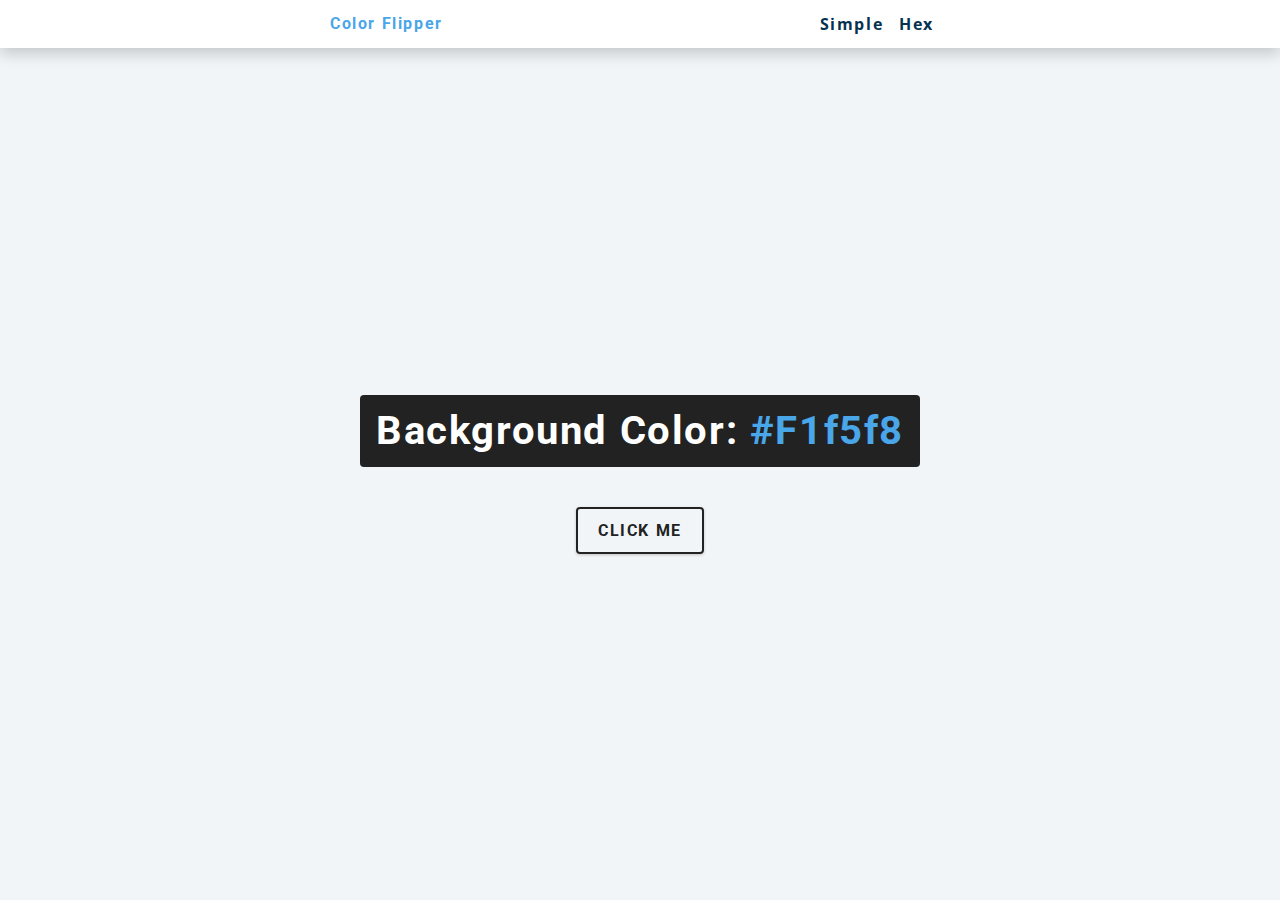
<file: index.html>
<!DOCTYPE html>
<html lang="en">
  <head>
    <meta charset="UTF-8" />
    <meta name="viewport" content="width=device-width, initial-scale=1.0" />
    <title>Color Flipper || Simple</title>

    <!-- styles -->
    <link rel="stylesheet" href="styles.css" />
  </head>
  <body>
    <nav>
      <div class="nav-center">
        <h4>color flipper</h4>
        <ul class="nav-links">
          <li><a href="index.html">simple</a></li>
          <li><a href="hex.html">hex</a></li>
        </ul>
      </div>
    </nav>
    <main>
      <div class="container">
        <h2>background color: 
          <span class="color">
            #f1f5f8
          </span>
        </h2>
        <button class="btn btn-hero" id="btn">click me</button>
      </div>
    </main>


    <!-- javascript -->
    <script src="app.js"></script>
  </body>
</html>
</file>
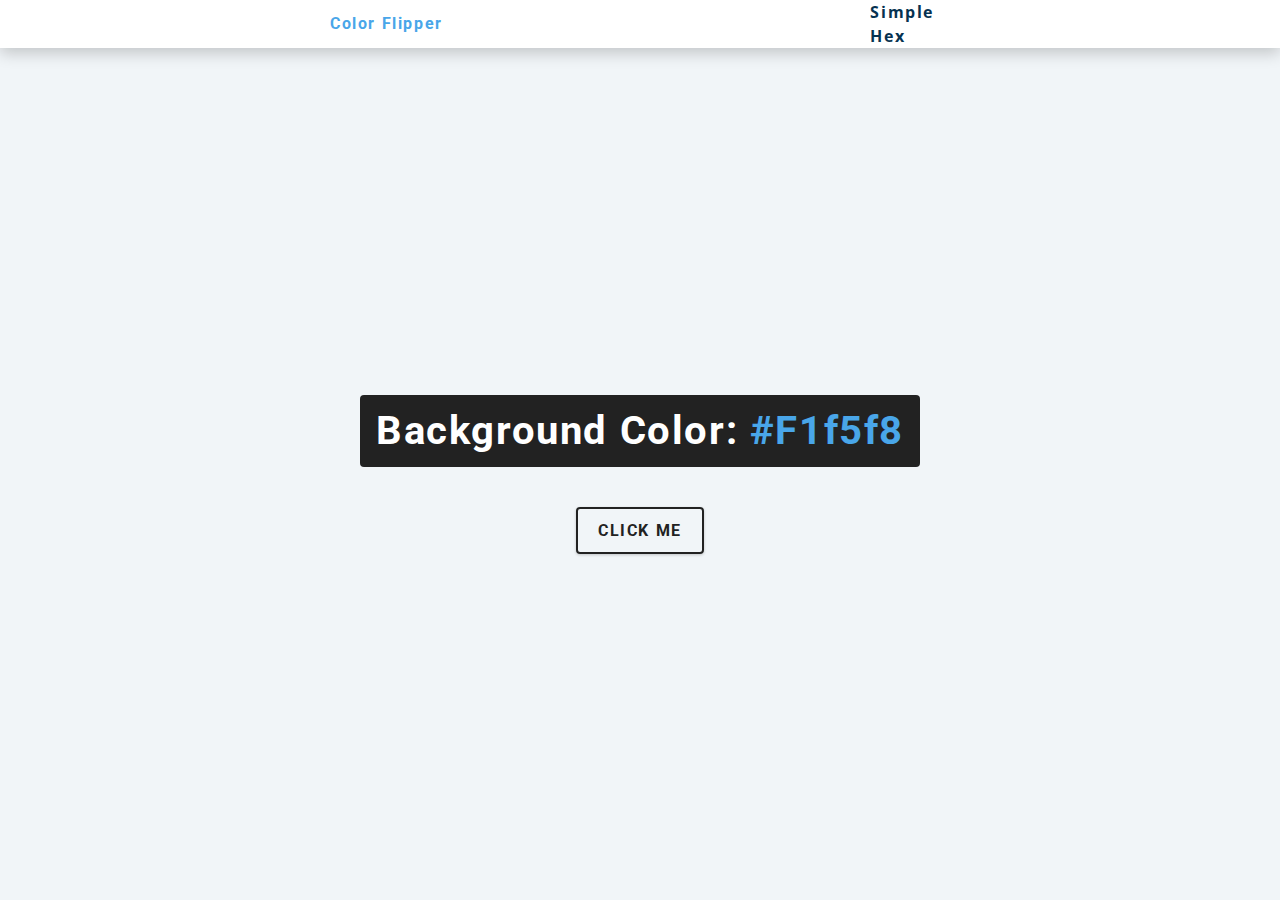
<file: Color Flipper/index.html>
<!DOCTYPE html>
<html lang="en">
  <head>
    <meta charset="UTF-8" />
    <meta name="viewport" content="width=device-width, initial-scale=1.0" />
    <title>Color Flipper || Simple</title>

    <!-- styles -->
    <link rel="stylesheet" href="styles.css" />
  </head>
  <body>
    <nav>
      <div class="nav-center">
        <h4>color flipper</h4>
        <ul>
          <li><a href="index.html">simple</a></li>
          <li><a href="hex.html">hex</a></li>
        </ul>
      </div> 
    </nav>
    <main>
      <div class="container">
        <h2>background color: <span class="color">#f1f5f8</span></h2>
        <button class="btn btn-hero" id="btn">click me</button>
      </div>
    </main>


    <!-- javascript -->
    <script src="app.js"></script>
  </body>
</html>
</file>
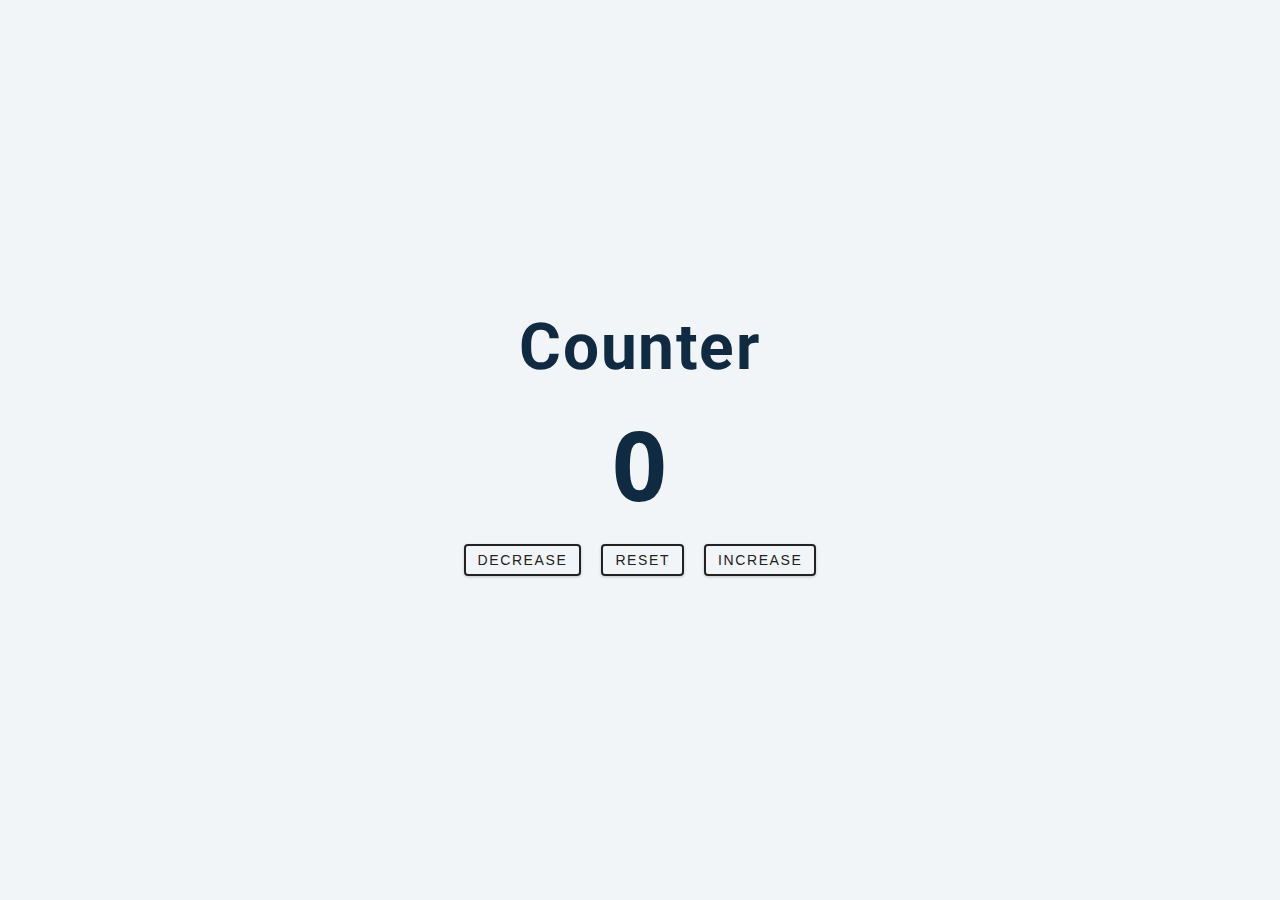
<file: Counter/index.html>
<!DOCTYPE html>
<html lang="en">
  <head>
    <meta charset="UTF-8" />
    <meta name="viewport" content="width=device-width, initial-scale=1.0" />
    <title>Counter</title>

    <!-- styles -->
    <link rel="stylesheet" href="styles.css" />
  </head>
  <body>
    <main>
      <div class="container">
        <h1>Counter</h1>
        <span id="value">0</span>
        <div class="button-container">
          <button class="btn decrease">decrease</button>
          <button class="btn reset">reset</button>
          <button class="btn increase">increase</button>
        </div>
      </div>
    </main>

    <!-- javascript -->
    <script src="app.js"></script>
  </body>
</html>
</file>
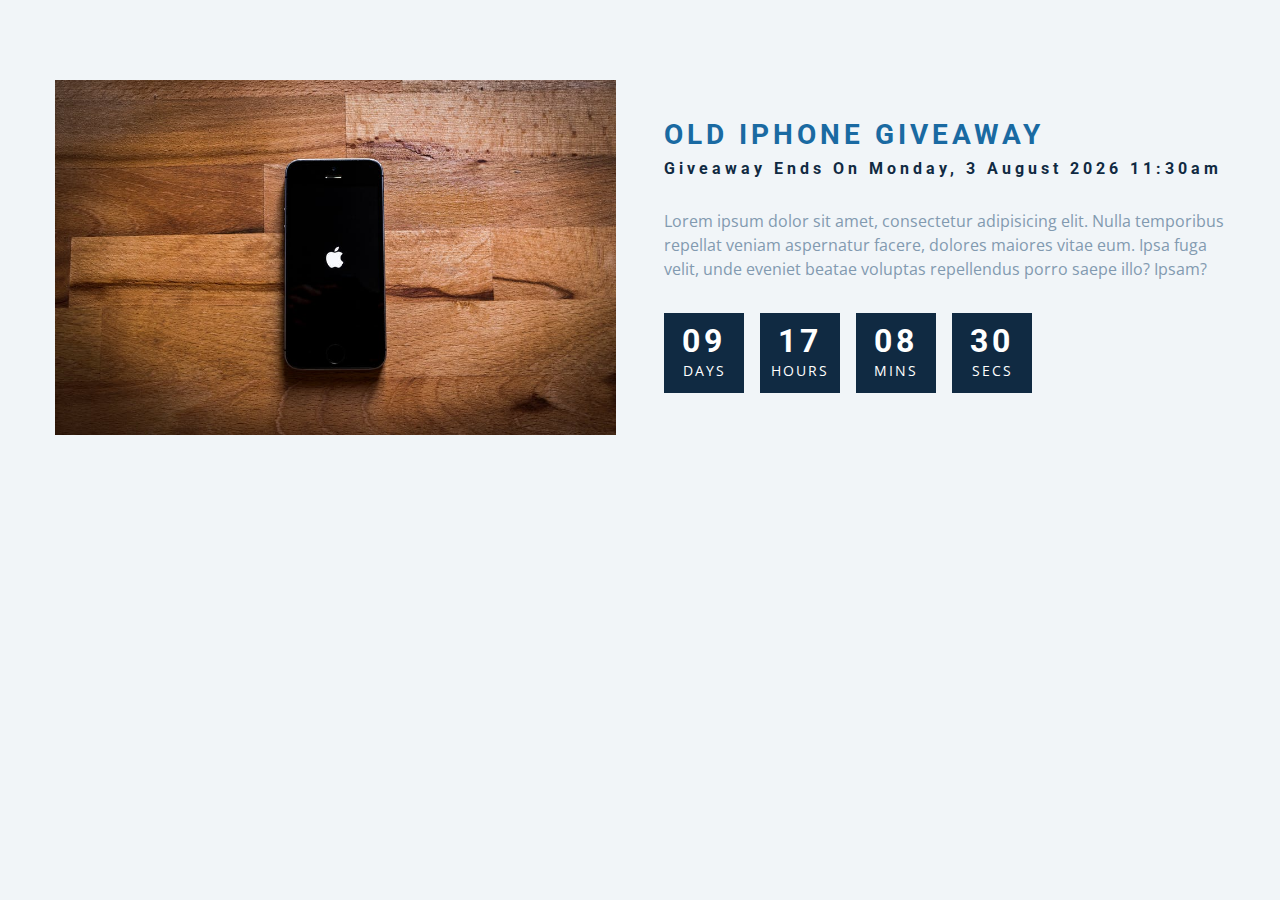
<file: Counterdown/index.html>
<!DOCTYPE html>
<html lang="en">
  <head>
    <meta charset="UTF-8" />
    <meta name="viewport" content="width=device-width, initial-scale=1.0" />
    <title>Countdown</title>
    <link rel="stylesheet" href="styles.css" />
  </head>
  <body>
    
    <section class="section-center">
      <article class="gift-img">
        <img src="./gift.jpeg" alt="Gift Picture">
      </article>
      <article class="gift-info">
        <h3>old iphone giveaway</h3>
        <h4 class="giveaway">
          giveaway ends on Sunday, 24 April 2022, 8:00
        </h4>
        <p>
          Lorem ipsum dolor sit amet, consectetur adipisicing elit. Nulla temporibus repellat veniam aspernatur facere, dolores maiores vitae eum. Ipsa fuga velit, unde eveniet beatae voluptas repellendus porro saepe illo? Ipsam?
        </p>
        <div class="deadline">
          <!-- Days -->
          <div class="deadline-format">
            <div class="">
              <h4 class="days">34</h4>
              <span>days</span>
            </div>
          </div>
          <!-- Hours -->
          <div class="deadline-format">
            <div class="">
              <h4 class="hours">34</h4>
              <span>hours</span>
            </div>
          </div>
          <!-- Mins -->
          <div class="deadline-format">
            <div class="">
              <h4 class="mins">34</h4>
              <span>mins</span>
            </div>
          </div>
          <!-- Secs -->
          <div class="deadline-format">
            <div class="secs">
              <h4 class="days">34</h4>
              <span>secs</span>
            </div>
          </div>
          


        </div>
      </article>
    </section>

    <script src="app.js"></script>
  </body>
</html>
</file>
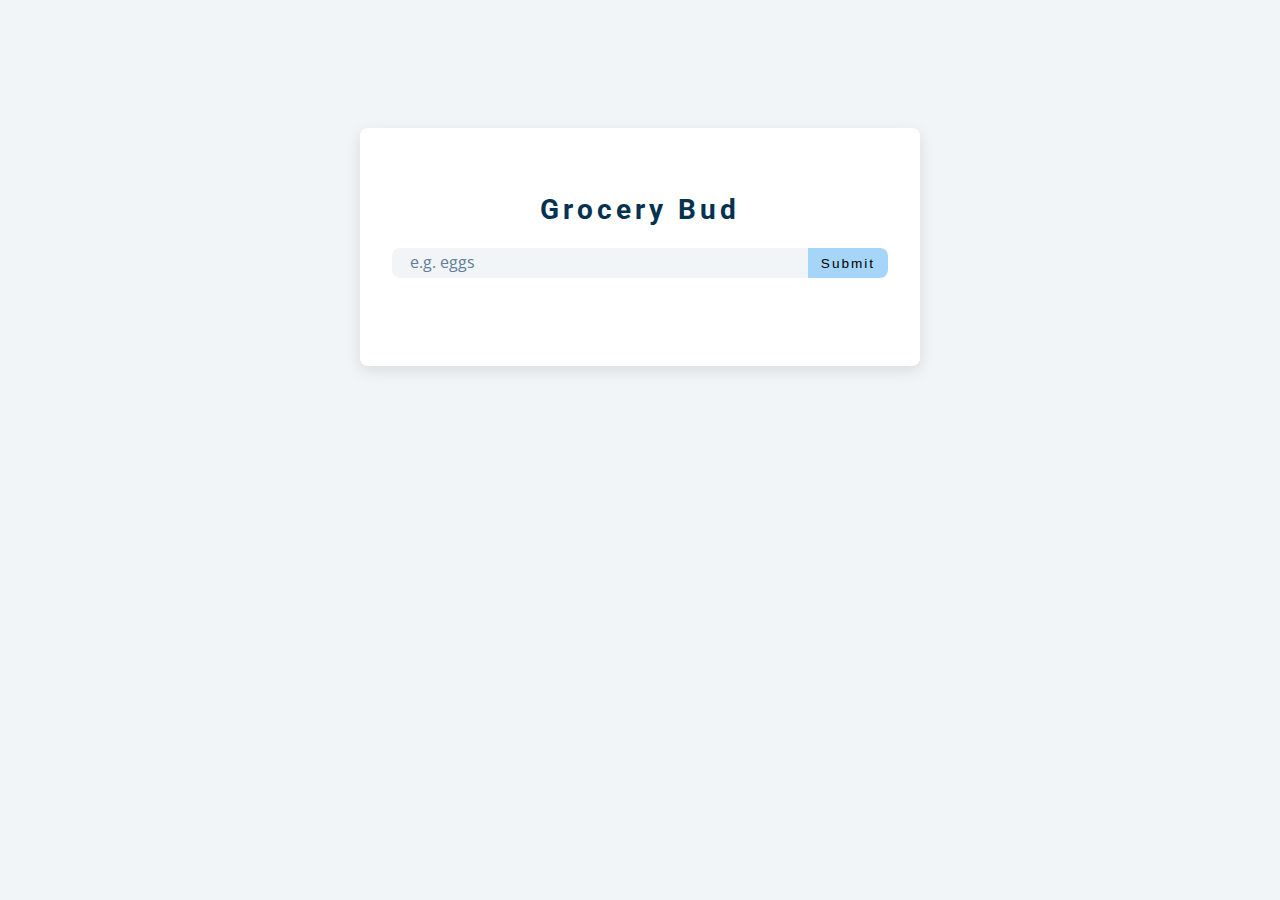
<file: Grocery/index.html>
<!DOCTYPE html>
<html lang="en">
  <head>
    <meta charset="UTF-8" />
    <meta name="viewport" content="width=device-width, initial-scale=1.0" />
    <title>Grocery Bud</title>
    <!-- font-awesome -->
    <link
      rel="stylesheet"
      href="https://cdnjs.cloudflare.com/ajax/libs/font-awesome/5.14.0/css/all.min.css"
    />
    <!-- styles -->
    <link rel="stylesheet" href="styles.css" />
  </head>
  <body>
    <section class="section-center">
      <!-- form -->
      <form class="grocery-form">
        <p class="alert"></p>
        <h3>grocery bud</h3>
        <div class="form-control">
          <input type="text" id="grocery" placeholder="e.g. eggs" />
          <button type="submit" class="submit-btn">submit</button>
        </div>
      </form>
      <!-- list -->
      <div class="grocery-container">
        <div class="grocery-list"></div>
        <button class="clear-btn">clear items</button>
      </div>
    </section>
    <!-- javascript -->
    <script src="app.js"></script>
  </body>
</html>
</file>
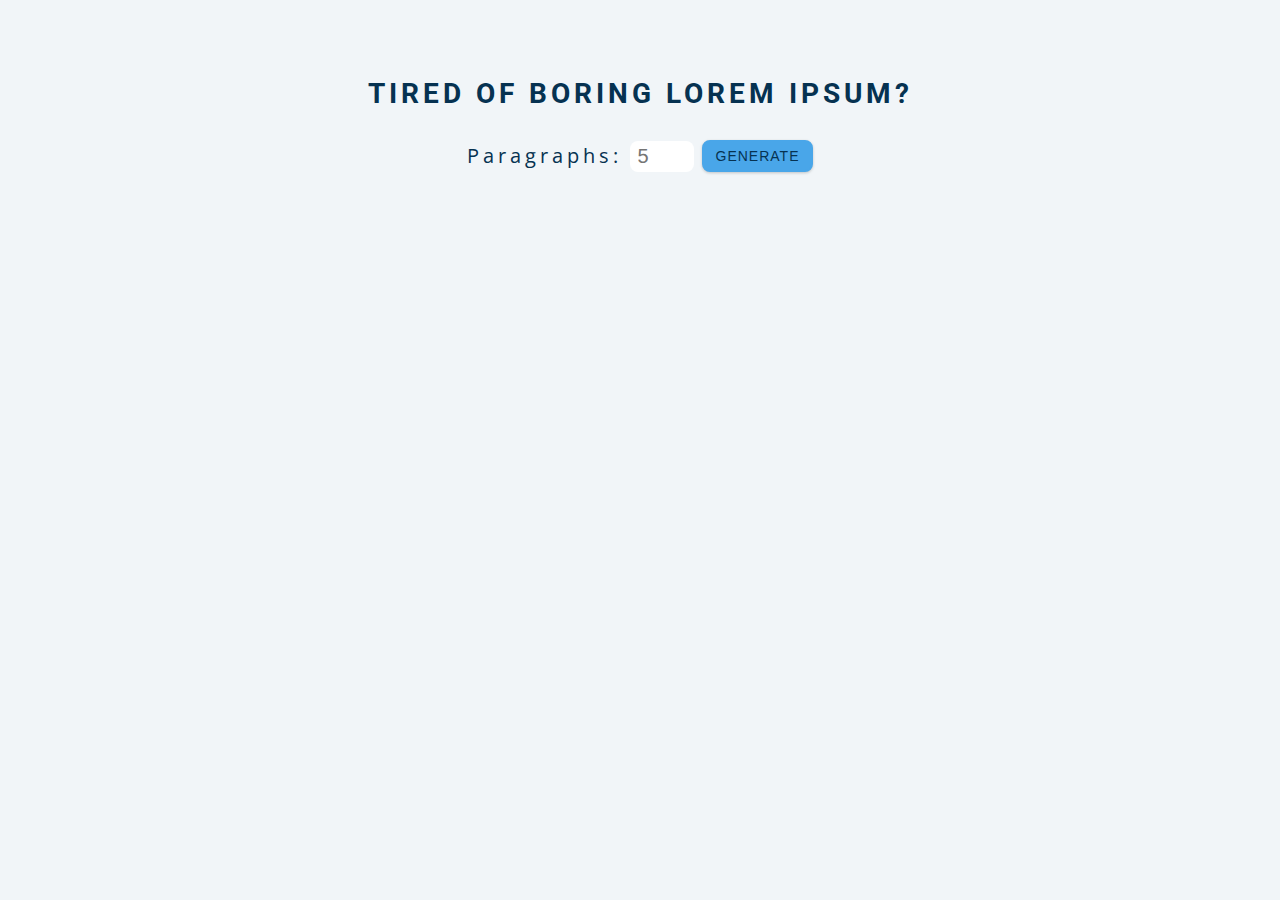
<file: LoremIpsum/index.html>
<!DOCTYPE html>
<html lang="en">
  <head>
    <meta charset="UTF-8" />
    <meta name="viewport" content="width=device-width, initial-scale=1.0" />
    <title>Lorem Ipsum</title>
    <link rel="stylesheet" href="styles.css"/>
  </head>
  <body>
    
    <section class="section-center">
      <h3>tired of boring lorem ipsum?</h3>
      <form action="" class="lorem-form">
        <label for="amount">paragraphs:</label>
        <input type="number" name="amount" id="amount" placeholder="5">
        <button type="submit" class="btn">generate</button>
      </form>
      <article class="lorem-text">
        
      </article>
    </section>
  


    <script src="app.js"></script>
  </body>
</html>
</file>
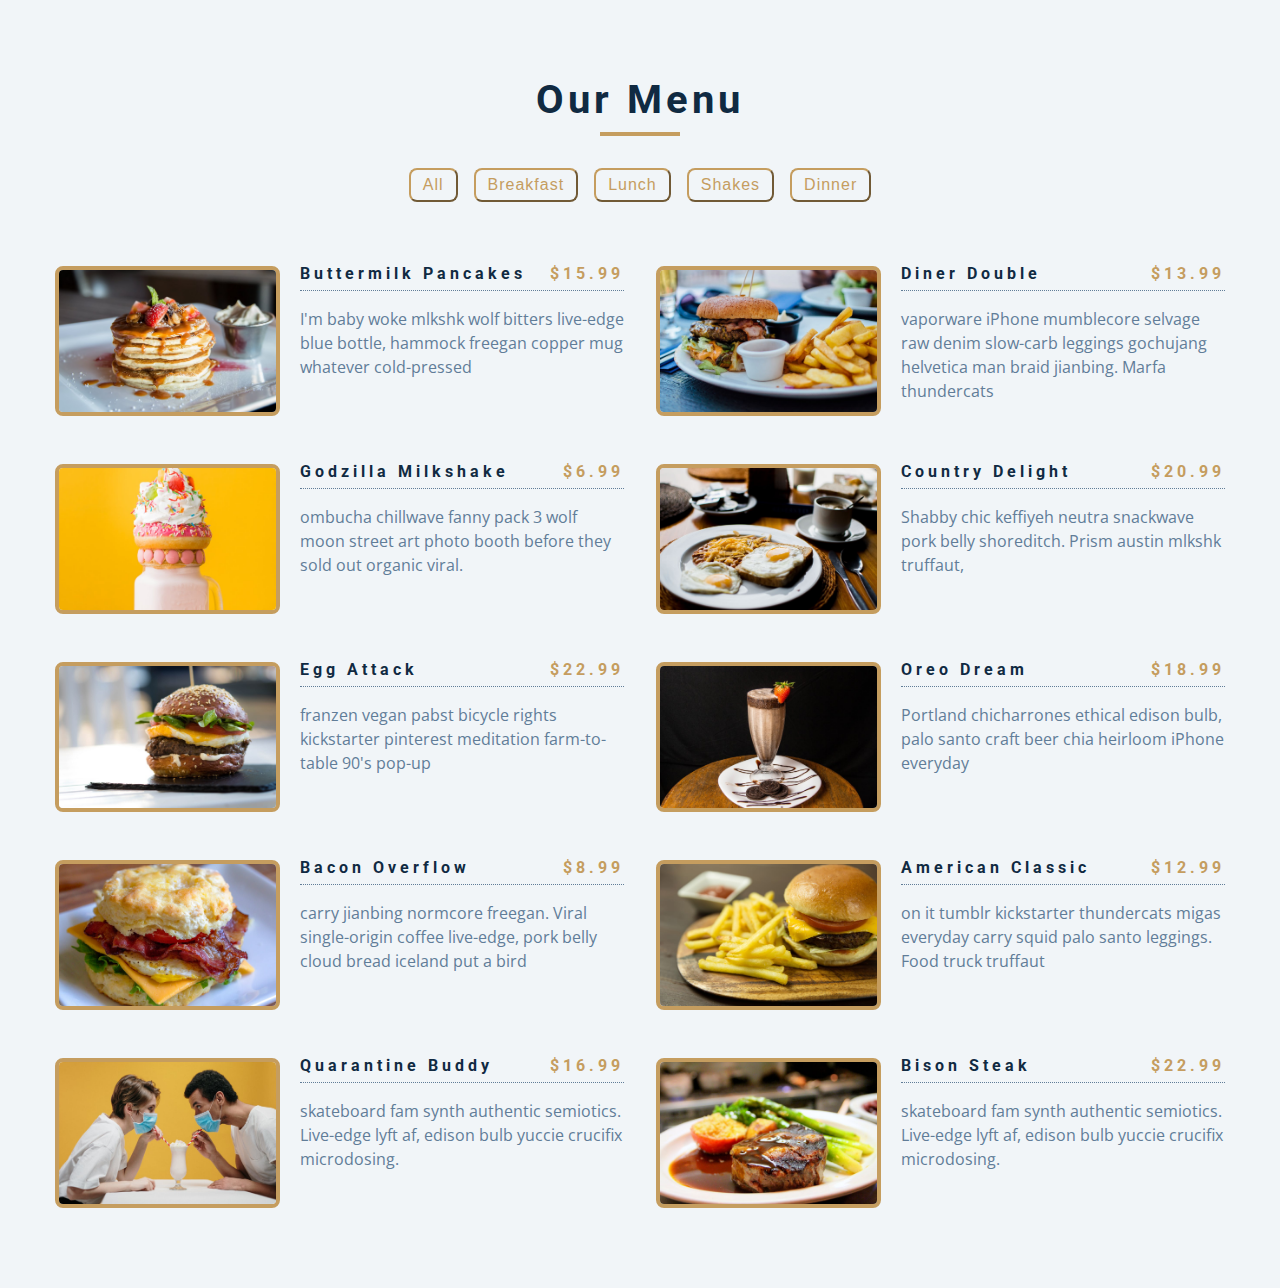
<file: Menu/index.html>
<!DOCTYPE html>
<html lang="en">
  <head>
    <meta charset="UTF-8" />
    <meta name="viewport" content="width=device-width, initial-scale=1.0" />
    <title>Menu</title>
    <!-- font-awesome -->
    <link
      rel="stylesheet"
      href="https://cdnjs.cloudflare.com/ajax/libs/font-awesome/5.14.0/css/all.min.css"
    />
    <!-- styles -->
    <link rel="stylesheet" href="styles.css" />
  </head>
  <body>
    <section class="menu">
      <!-- title -->
      <div class="title">
        <h2>our menu</h2>
        <div class="underline"></div>
      </div>
      <!-- filter buttons -->
      <div class="btn-container">
        <!-- <button type="button" class="filter-btn" data-id="all">all</button>
        <button type="button" class="filter-btn" data-id="breakfast">
          breakfast
        </button>
        <button type="button" class="filter-btn" data-id="lunch">lunch</button>
        <button type="button" class="filter-btn" data-id="shakes">
          shakes
        </button> -->
      </div>
      <!-- menu items -->
      <div class="section-center">
        <!-- single item -->
        <article class="menu-item">
          <img src="./menu-item.jpeg" alt="menu item" class="photo" />
          <div class="item-info">
            <header>
              <h4>buttermilk pancakes</h4>
              <h4 class="price">$15</h4>
            </header>
            <p class="item-text">
              Lorem ipsum dolor sit amet consectetur adipisicing elit.
              Repudiandae, sint quam. Et reprehenderit fugiat nesciunt inventore
              laboriosam excepturi! Quo, officia.
            </p>
          </div>
        </article>
        <!-- end of single item -->
        <!-- single item -->
        <article class="menu-item">
          <img src="./menu-item.jpeg" alt="menu item" class="photo" />
          <div class="item-info">
            <header>
              <h4>buttermilk pancakes</h4>
              <h4 class="price">$15</h4>
            </header>
            <p class="item-text">
              Lorem ipsum dolor sit amet consectetur adipisicing elit.
              Repudiandae, sint quam. Et reprehenderit fugiat nesciunt inventore
              laboriosam excepturi! Quo, officia.
            </p>
          </div>
        </article>
        <!-- end of single item -->
        <!-- single item -->
        <article class="menu-item">
          <img src="./menu-item.jpeg" alt="menu item" class="photo" />
          <div class="item-info">
            <header>
              <h4>buttermilk pancakes</h4>
              <h4 class="price">$15</h4>
            </header>
            <p class="item-text">
              Lorem ipsum dolor sit amet consectetur adipisicing elit.
              Repudiandae, sint quam. Et reprehenderit fugiat nesciunt inventore
              laboriosam excepturi! Quo, officia.
            </p>
          </div>
        </article>
        <!-- end of single item -->
      </div>
    </section>
    <!-- javascript -->
    <script src="app.js"></script>
  </body>
</html>
</file>
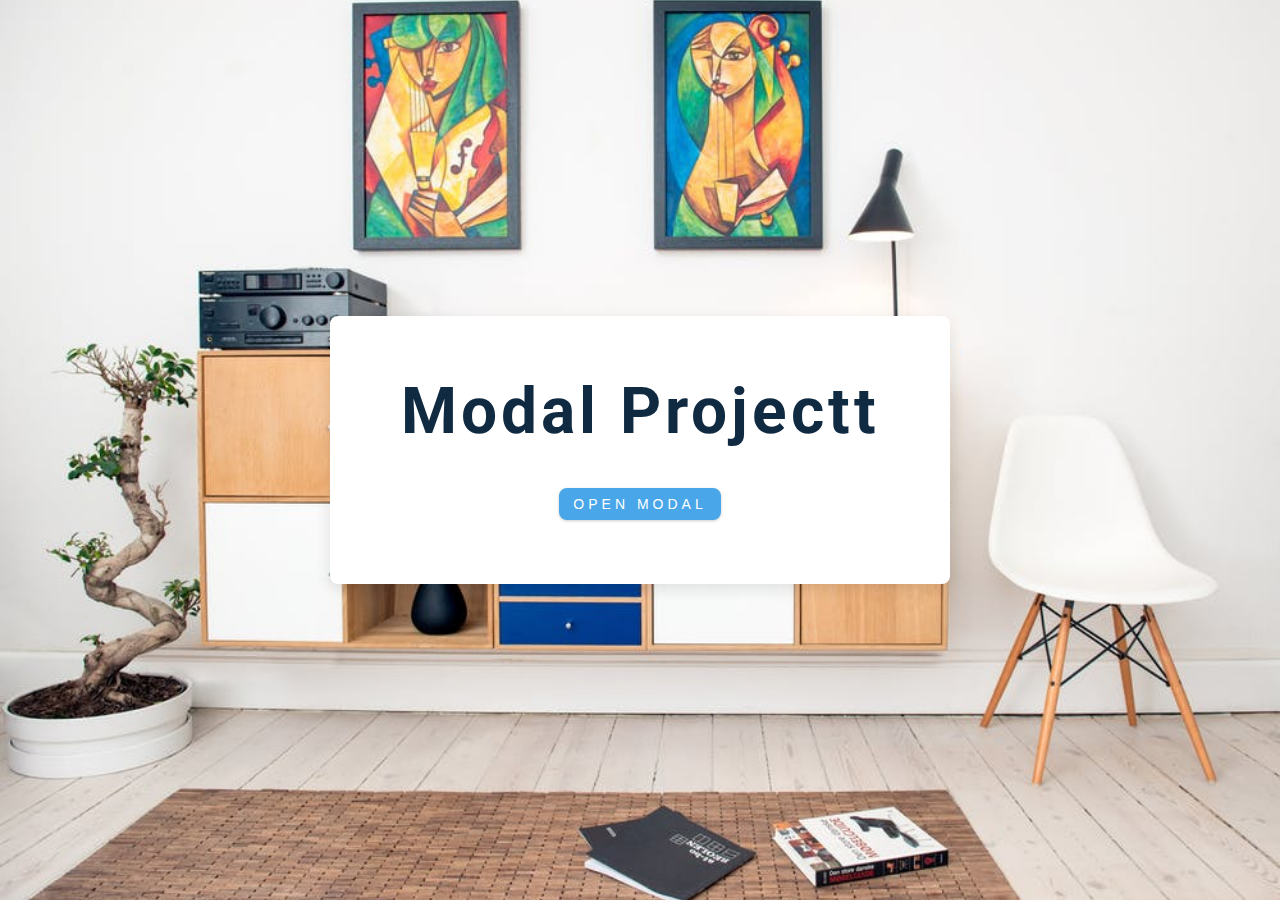
<file: Modal/index.html>
<!DOCTYPE html>
<html lang="en">
  <head>
    <meta charset="UTF-8" />
    <meta name="viewport" content="width=device-width, initial-scale=1.0" />
    <title>Modal</title>
    <!-- font-awesome -->
    <link
      rel="stylesheet"
      href="https://cdnjs.cloudflare.com/ajax/libs/font-awesome/5.14.0/css/all.min.css"
    />
    <link rel="stylesheet" href="styles.css" />
  </head>
  <body>
    
    <header class="hero">
      <div class="banner">
        <h1>modal projectt</h1>
        <button class="btn modal-btn">
          open modal 
        </button>
      </div>
    </header>
    <div class="modal-overlay">
      <div class="modal-container">
        <h3>modal content</h3>
        <button class="close-btn">
          <i class="fas fa-times"></i>
        </button>
      </div>
    </div>

    <script src="app.js"></script>
  </body>
</html>
</file>
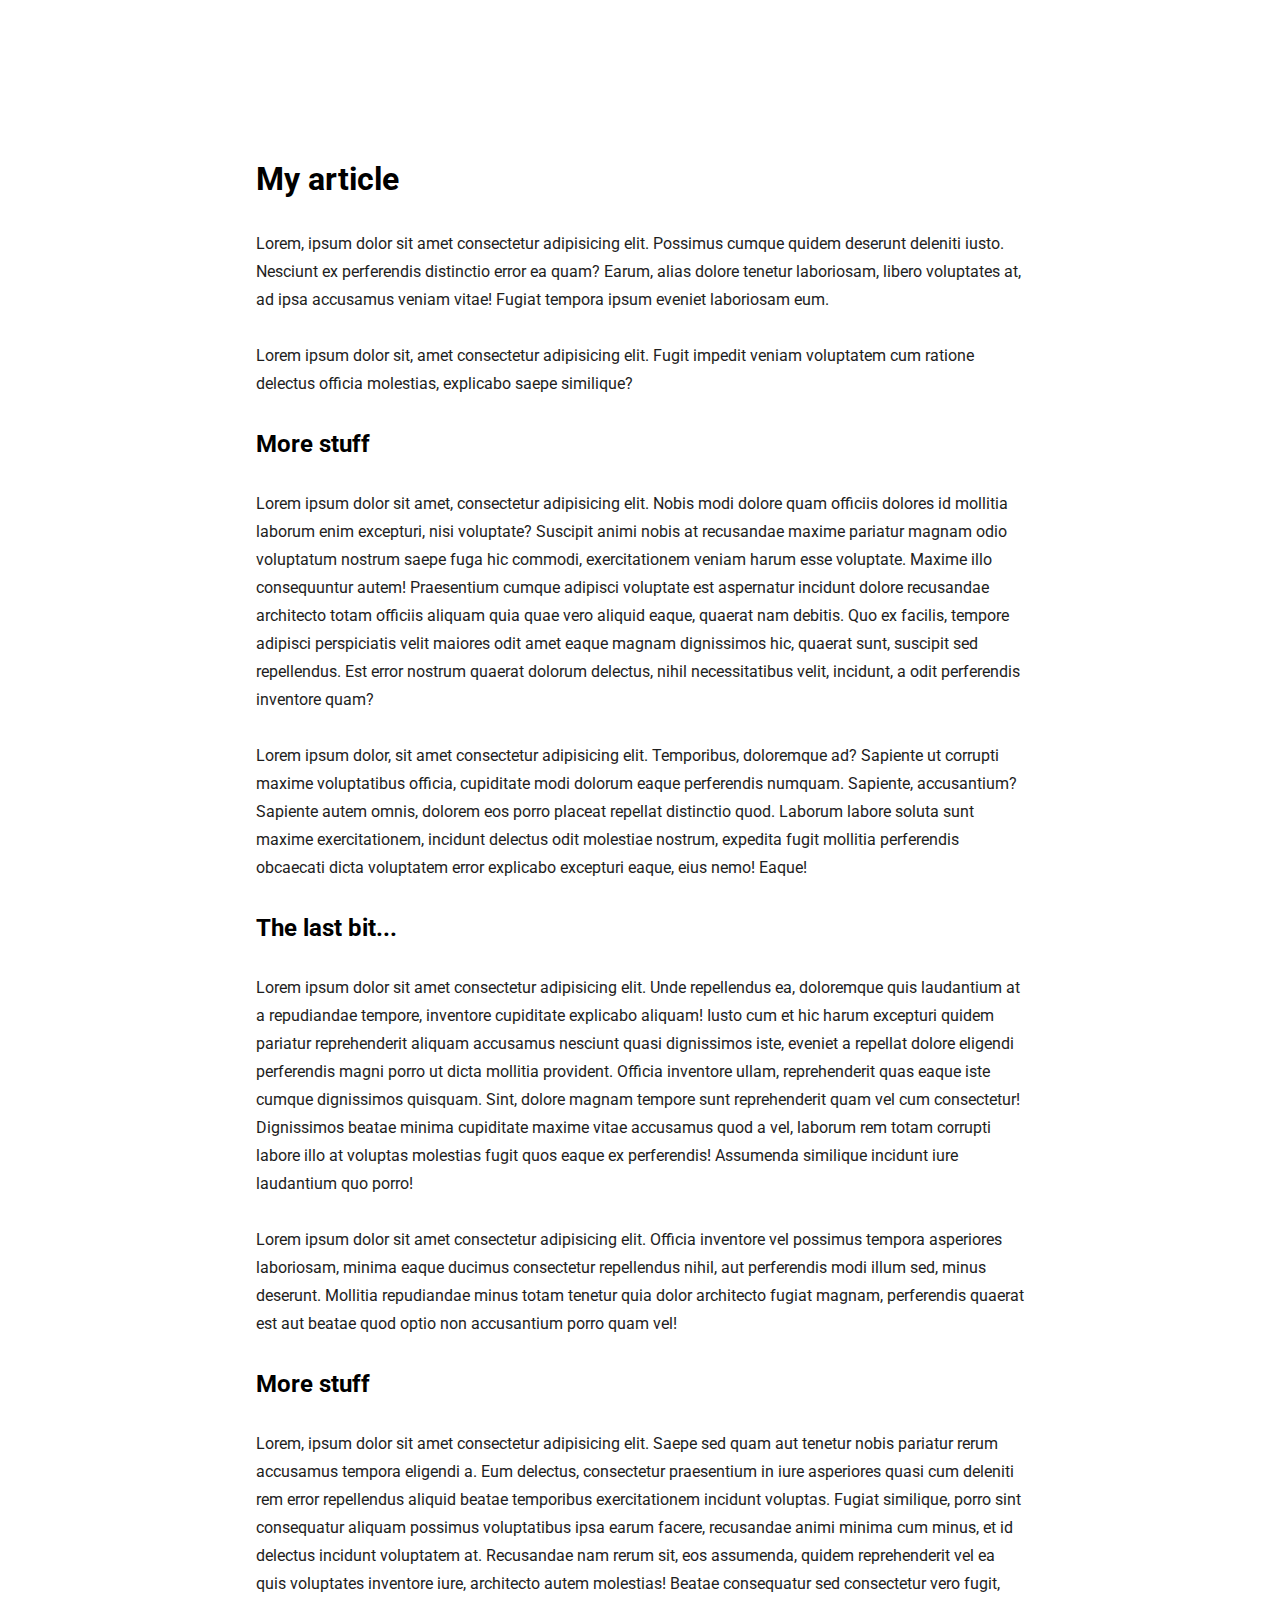
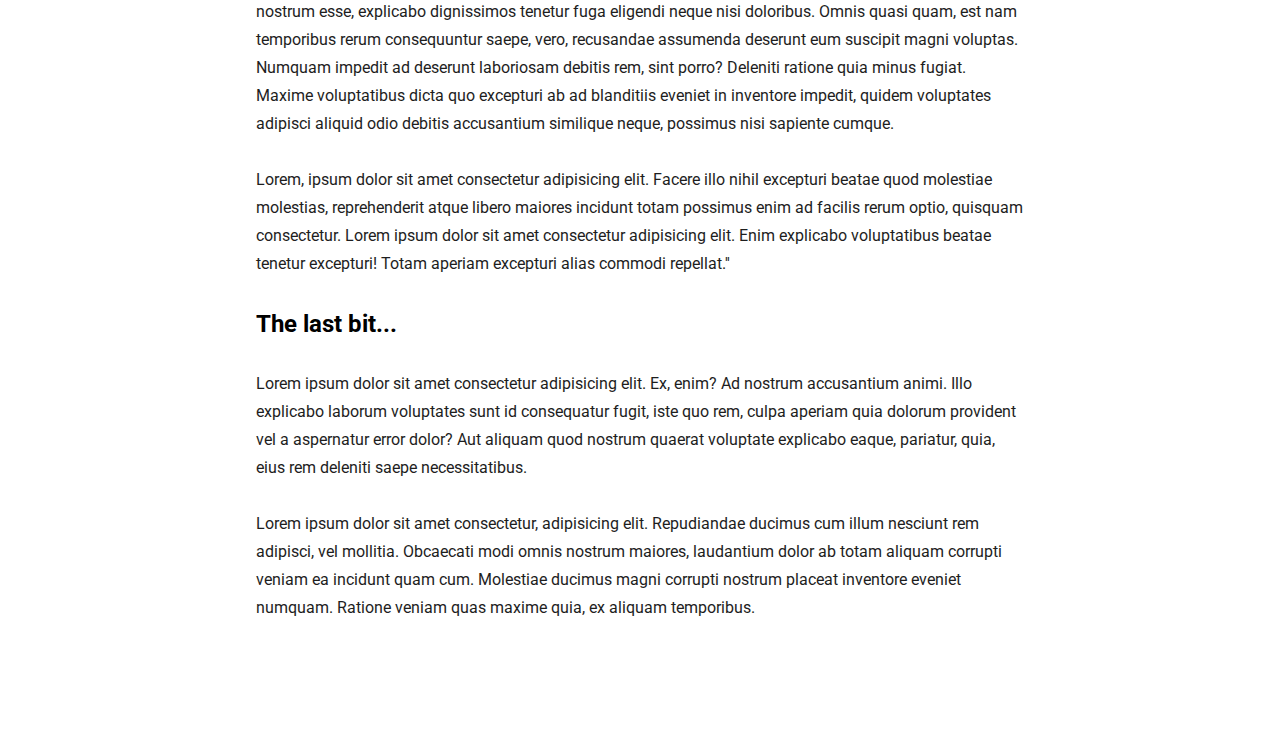
<file: Progress Bar/index.html>
<!DOCTYPE html>
<html lang="en">
<head>
  <meta charset="UTF-8">
  <meta http-equiv="X-UA-Compatible" content="IE=edge">
  <meta name="viewport" content="width=device-width, initial-scale=1.0">
  <title>Reading Progress</title>
  <link rel="preconnect" href="https://fonts.googleapis.com"/>
  <link rel="preconnect" href="https://fonts.gstatic.com" crossorigin/>
  <link href="https://fonts.googleapis.com/css2?family=Roboto:wght@400;700&display=swap" rel="stylesheet" />
  <link rel="stylesheet" href="./style.css"/>
</head>
<body>

  <section>
    <!---->
    <h2>My article</h2>
    <p>
      Lorem, ipsum dolor sit amet consectetur adipisicing elit. Possimus cumque quidem deserunt deleniti iusto. Nesciunt ex perferendis distinctio error ea quam? Earum, alias dolore tenetur laboriosam, libero voluptates at, ad ipsa accusamus veniam vitae! Fugiat tempora ipsum eveniet laboriosam eum.<br/>
      <br/> Lorem ipsum dolor sit, amet consectetur adipisicing elit. Fugit impedit veniam voluptatem cum ratione delectus officia molestias, explicabo saepe similique?
    </p>
    <!---->
    <h3>More stuff</h3>
    <p>
      Lorem ipsum dolor sit amet, consectetur adipisicing elit. Nobis modi dolore quam officiis dolores id mollitia laborum enim excepturi, nisi voluptate? Suscipit animi nobis at recusandae maxime pariatur magnam odio voluptatum nostrum saepe fuga hic commodi, exercitationem veniam harum esse voluptate. Maxime illo consequuntur autem! Praesentium cumque adipisci voluptate est aspernatur incidunt dolore recusandae architecto totam officiis aliquam quia quae vero aliquid eaque, quaerat nam debitis. Quo ex facilis, tempore adipisci perspiciatis velit maiores odit amet eaque magnam dignissimos hic, quaerat sunt, suscipit sed repellendus. Est error nostrum quaerat dolorum delectus, nihil necessitatibus velit, incidunt, a odit perferendis inventore quam?<br/>
      <br/>Lorem ipsum dolor, sit amet consectetur adipisicing elit. Temporibus, doloremque ad? Sapiente ut corrupti maxime voluptatibus officia, cupiditate modi dolorum eaque perferendis numquam. Sapiente, accusantium? Sapiente autem omnis, dolorem eos porro placeat repellat distinctio quod. Laborum labore soluta sunt maxime exercitationem, incidunt delectus odit molestiae nostrum, expedita fugit mollitia perferendis obcaecati dicta voluptatem error explicabo excepturi eaque, eius nemo! Eaque!
    </p>
    <!---->
    <h3>The last bit...</h3>
    <p>
      Lorem ipsum dolor sit amet consectetur adipisicing elit. Unde repellendus ea, doloremque quis laudantium at a repudiandae tempore, inventore cupiditate explicabo aliquam! Iusto cum et hic harum excepturi quidem pariatur reprehenderit aliquam accusamus nesciunt quasi dignissimos iste, eveniet a repellat dolore eligendi perferendis magni porro ut dicta mollitia provident. Officia inventore ullam, reprehenderit quas eaque iste cumque dignissimos quisquam. Sint, dolore magnam tempore sunt reprehenderit quam vel cum consectetur! Dignissimos beatae minima cupiditate maxime vitae accusamus quod a vel, laborum rem totam corrupti labore illo at voluptas molestias fugit quos eaque ex perferendis! Assumenda similique incidunt iure laudantium quo porro!
      <br/>
      <br/>
      Lorem ipsum dolor sit amet consectetur adipisicing elit. Officia inventore vel possimus tempora asperiores laboriosam, minima eaque ducimus consectetur repellendus nihil, aut perferendis modi illum sed, minus deserunt. Mollitia repudiandae minus totam tenetur quia dolor architecto fugiat magnam, perferendis quaerat est aut beatae quod optio non accusantium porro quam vel!
    </p>
    <!---->
    <h3>More stuff</h3>
    <p>
      Lorem, ipsum dolor sit amet consectetur adipisicing elit. Saepe sed quam aut tenetur nobis pariatur rerum accusamus tempora eligendi a. Eum delectus, consectetur praesentium in iure asperiores quasi cum deleniti rem error repellendus aliquid beatae temporibus exercitationem incidunt voluptas. Fugiat similique, porro sint consequatur aliquam possimus voluptatibus ipsa earum facere, recusandae animi minima cum minus, et id delectus incidunt voluptatem at. Recusandae nam rerum sit, eos assumenda, quidem reprehenderit vel ea quis voluptates inventore iure, architecto autem molestias! Beatae consequatur sed consectetur vero fugit, nostrum esse, explicabo dignissimos tenetur fuga eligendi neque nisi doloribus. Omnis quasi quam, est nam temporibus rerum consequuntur saepe, vero, recusandae assumenda deserunt eum suscipit magni voluptas. Numquam impedit ad deserunt laboriosam debitis rem, sint porro? Deleniti ratione quia minus fugiat. Maxime voluptatibus dicta quo excepturi ab ad blanditiis eveniet in inventore impedit, quidem voluptates adipisci aliquid odio debitis accusantium similique neque, possimus nisi sapiente cumque.<br/>
      <br/>
      Lorem, ipsum dolor sit amet consectetur adipisicing elit. Facere illo nihil excepturi beatae quod molestiae molestias, reprehenderit atque libero maiores incidunt totam possimus enim ad facilis rerum optio, quisquam consectetur. Lorem ipsum dolor sit amet consectetur adipisicing elit. Enim explicabo voluptatibus beatae tenetur excepturi! Totam aperiam excepturi alias commodi repellat.''
    </p>
    <!---->
    <h3>The last bit...</h3>
    <p>
      Lorem ipsum dolor sit amet consectetur adipisicing elit. Ex, enim? Ad nostrum accusantium animi. Illo explicabo laborum voluptates sunt id consequatur fugit, iste quo rem, culpa aperiam quia dolorum provident vel a aspernatur error dolor? Aut aliquam quod nostrum quaerat voluptate explicabo eaque, pariatur, quia, eius rem deleniti saepe necessitatibus.
      <br/>
      <br/>
      Lorem ipsum dolor sit amet consectetur, adipisicing elit. Repudiandae ducimus cum illum nesciunt rem adipisci, vel mollitia. Obcaecati modi omnis nostrum maiores, laudantium dolor ab totam aliquam corrupti veniam ea incidunt quam cum. Molestiae ducimus magni corrupti nostrum placeat inventore eveniet numquam. Ratione veniam quas maxime quia, ex aliquam temporibus.
    </p>

  </section>
  <div id="progress-bar"></div>
  <script src="./app.js"></script>
</body>
</html>
</file>
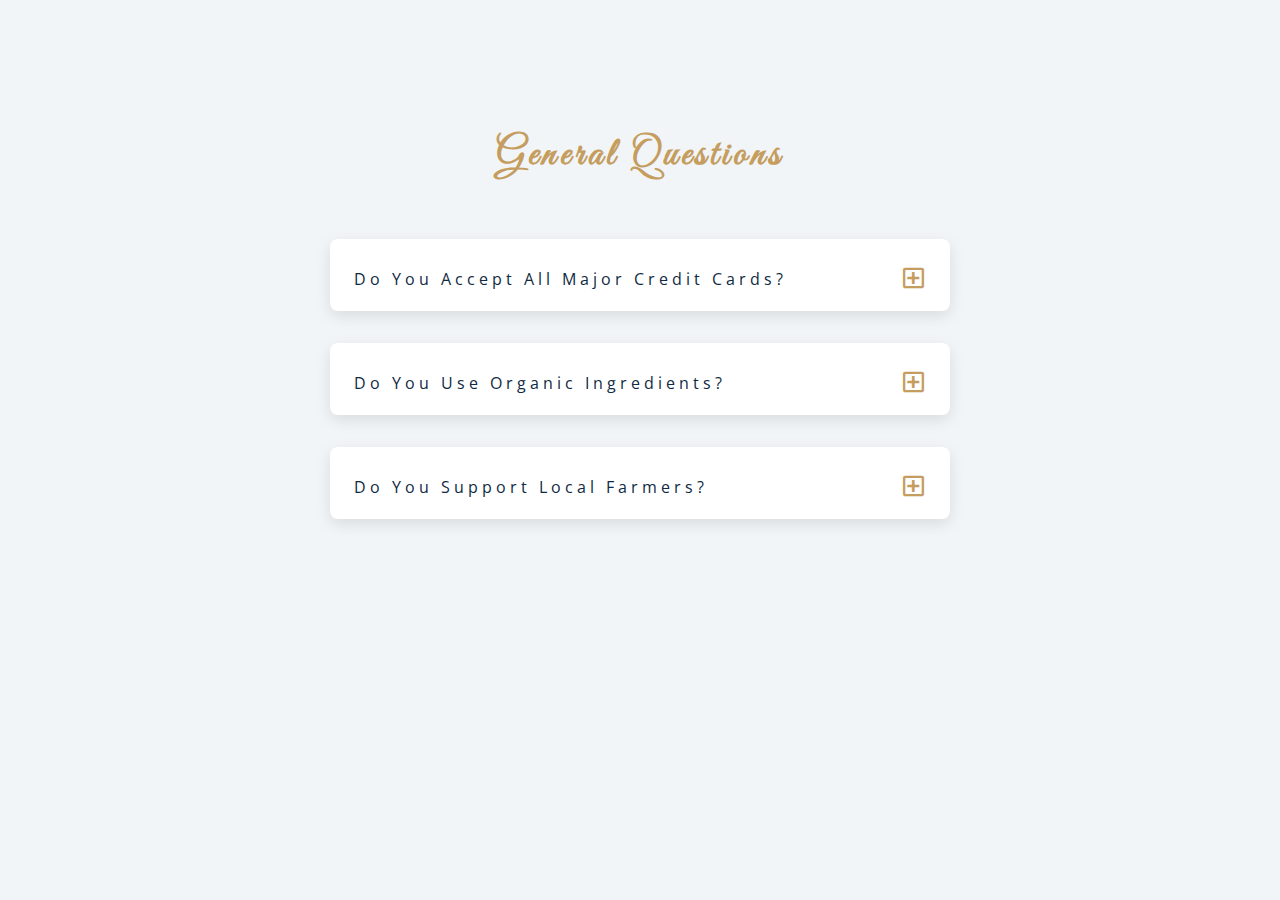
<file: Questions/index.html>
<!DOCTYPE html>
<html lang="en">
  <head>
    <meta charset="UTF-8" />
    <meta name="viewport" content="width=device-width, initial-scale=1.0" />
    <title>Q & A</title>
    <!-- font-awesome -->
    <link
      rel="stylesheet"
      href="https://cdnjs.cloudflare.com/ajax/libs/font-awesome/5.14.0/css/all.min.css"
    />
    <link
      href="https://fonts.googleapis.com/css?family=Great+Vibes&display=swap"
      rel="stylesheet"
    />
    <link rel="stylesheet" href="styles.css" />
  </head>
  <body>

    <section class="questions">
      <div class="title">
        <h2>general questions</h2>
      </div>
      <div class="section-center">
        <article class="question">
          <div class="question-title">
            <p>do you accept all major credit cards?</p>
          <button type="button" class="question-btn">
            <span class="plus-icon">
              <i class="far fa-plus-square"></i>
            </span>
            <span class="minus-icon">
              <i class="far fa-minus-square"></i>
            </span>
          </button>
          </div>
          <div class="question-text">
            <p>
              Lorem ipsum dolor sit amet consectetur adipisicing elit. Sequi debitis obcaecati vitae quo aspernatur! Cupiditate cumque nisi corrupti placeat! Quibusdam!
            </p>
          </div>
        </article>
        <!--  -->
        <article class="question">
          <div class="question-title">
            <p>Do You Use Organic Ingredients?</p>
          <button type="button" class="question-btn">
            <span class="plus-icon">
              <i class="far fa-plus-square"></i>
            </span>
            <span class="minus-icon">
              <i class="far fa-minus-square"></i>
            </span>
          </button>
          </div>
          <div class="question-text">
            <p>
              Lorem ipsum dolor sit amet consectetur adipisicing elit. Sequi debitis obcaecati vitae quo aspernatur! Cupiditate cumque nisi corrupti placeat! Quibusdam! Lorem ipsum, dolor sit amet consectetur adipisicing elit. Dolore aspernatur autem saepe rem quis eaque voluptates unde, asperiores vel placeat.
            </p>
          </div>
        </article>
        <!--  -->
        <article class="question">
          <div class="question-title">
            <p>Do You Support Local Farmers?</p>
          <button type="button" class="question-btn">
            <span class="plus-icon">
              <i class="far fa-plus-square"></i>
            </span>
            <span class="minus-icon">
              <i class="far fa-minus-square"></i>
            </span>
          </button>
          </div>
          <div class="question-text">
            <p>
              Lorem ipsum dolor sit amet consectetur adipisicing elit. Doloremque aliquam quos soluta odit, consectetur aperiam id esse dignissimos! Alias, labore! Lorem ipsum dolor sit amet.
            </p>
          </div>
        </article>
      </div>
    </section>
  

    <script src="app.js"></script>
  </body>
</html>
</file>
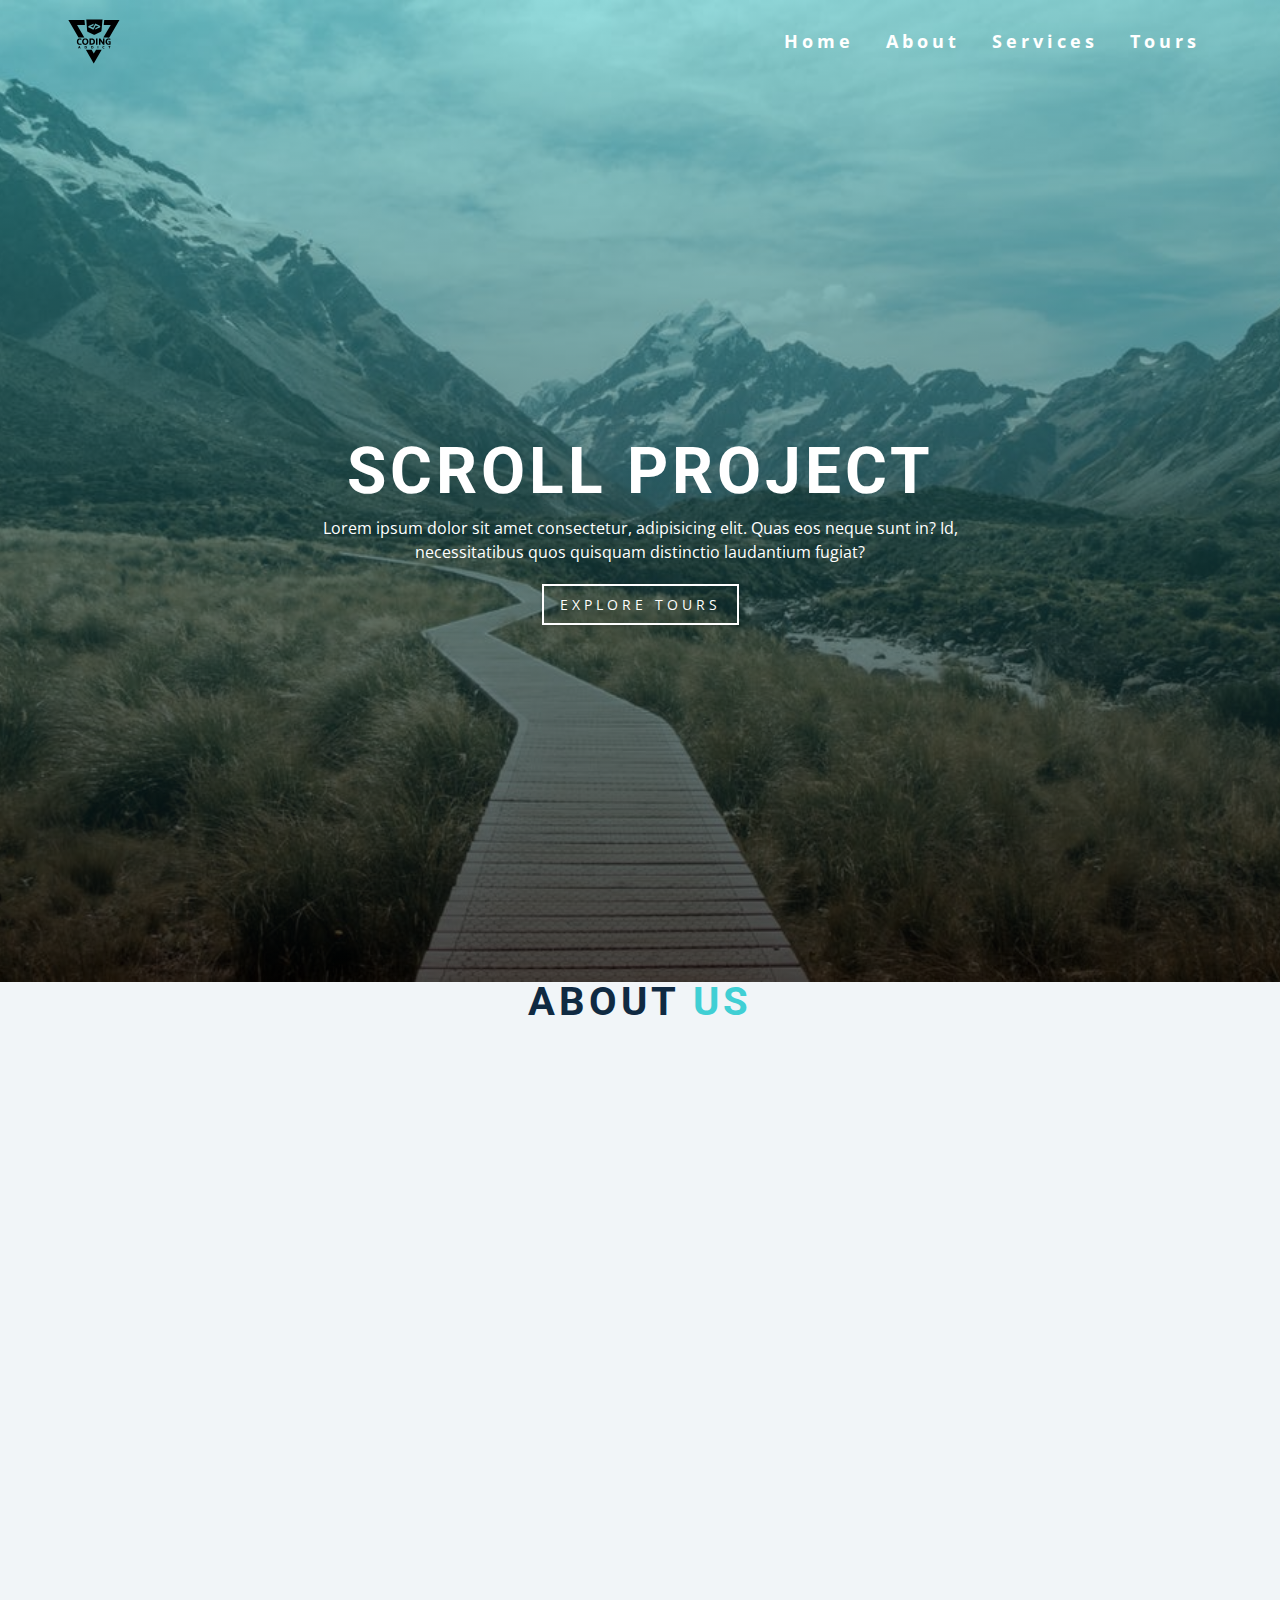
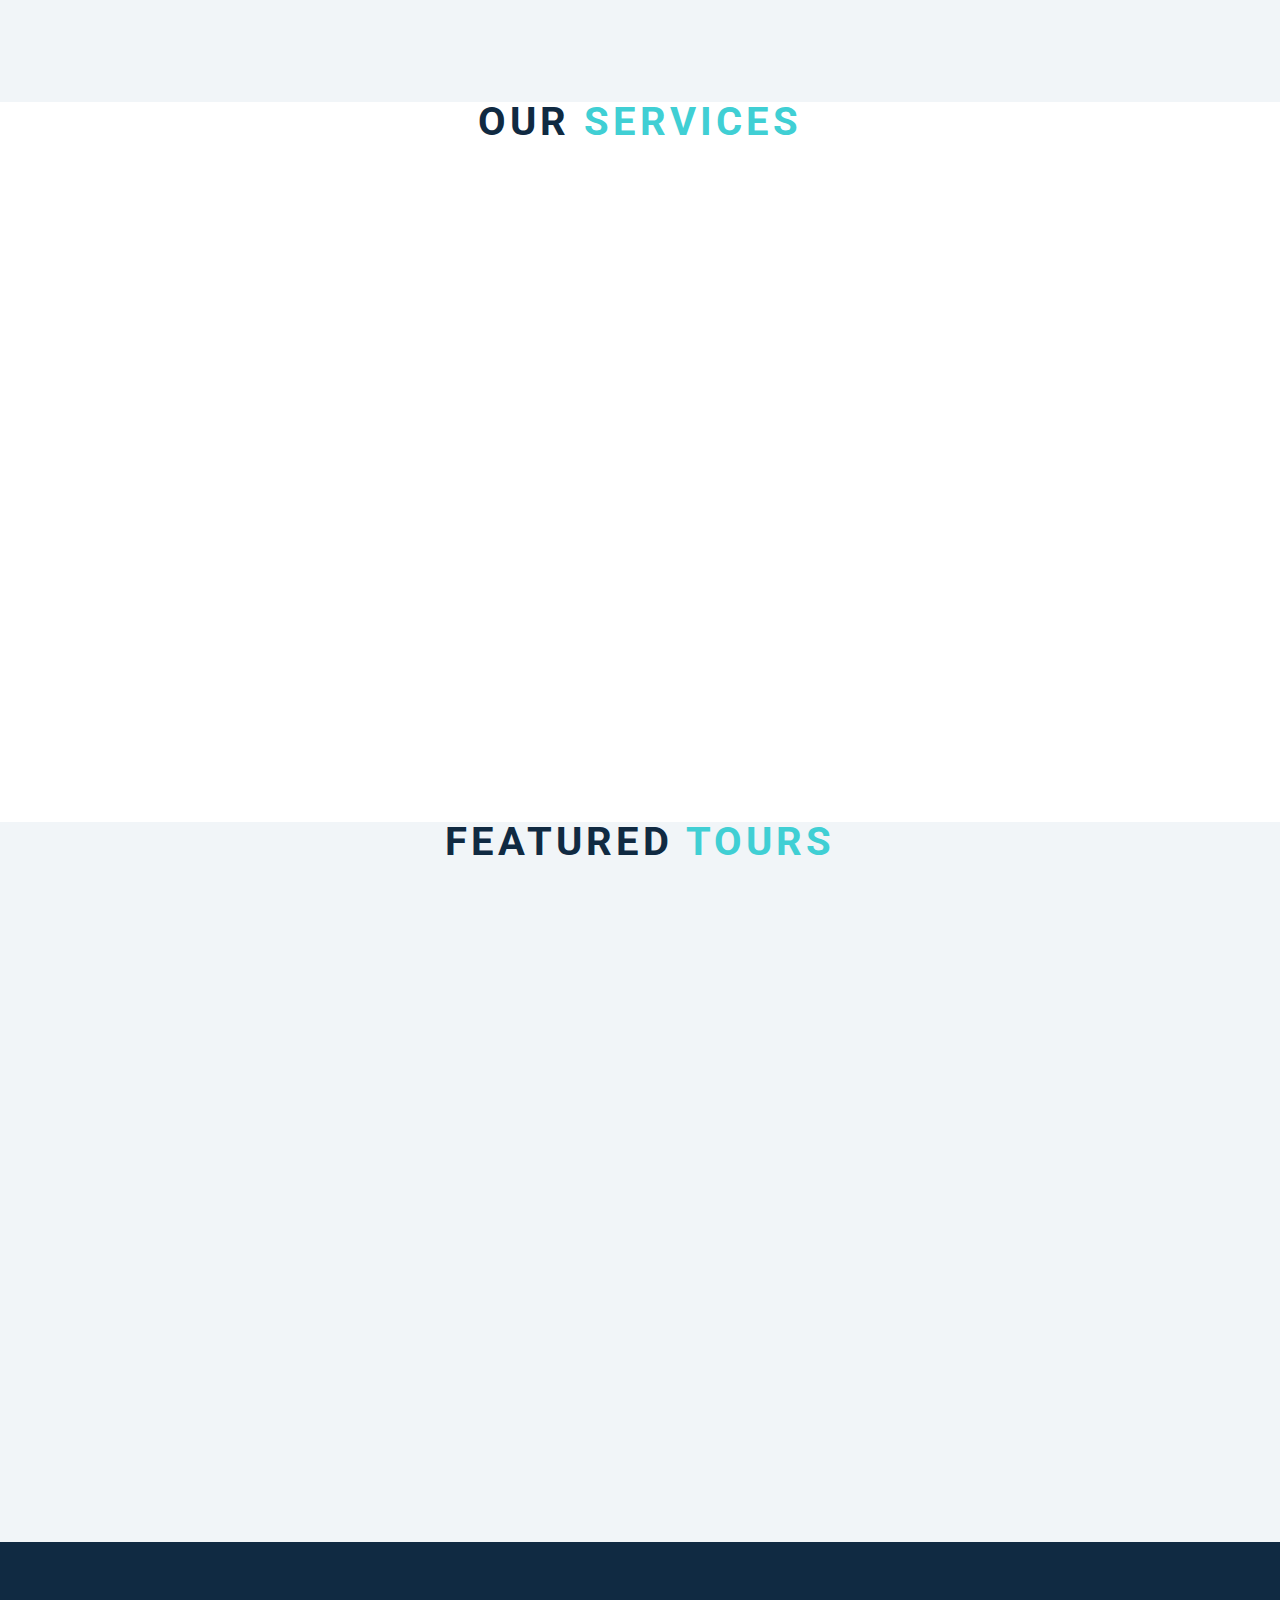
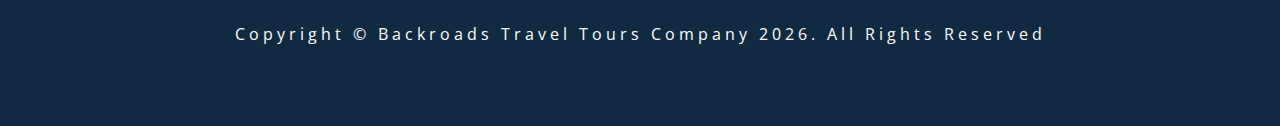
<file: Scroll/index.html>
<!DOCTYPE html>
<html lang="en">
  <head>
    <meta charset="UTF-8" />
    <meta name="viewport" content="width=device-width, initial-scale=1.0" />
    <title>Scroll</title>
    <!-- font-awesome -->
    <link
      rel="stylesheet"
      href="https://cdnjs.cloudflare.com/ajax/libs/font-awesome/5.14.0/css/all.min.css"
    />
    <!-- styles -->
    <link rel="stylesheet" href="styles.css" />
  </head>
  <body>
    <header id="home">
      <!-- navbar -->
      <nav id="nav">
        <div class="nav-center">
          <!-- nav header -->
          <div class="nav-header">
            <img src="./logo.svg" class="logo" alt="logo" />
            <button class="nav-toggle">
              <i class="fas fa-bars"></i>
            </button>
          </div>
          <!-- links -->
          <div class="links-container">
            <ul class="links">
              <li>
                <a href="#home" class="scroll-link">home</a>
              </li>
              <li>
                <a href="#about" class="scroll-link">about</a>
              </li>
              <li>
                <a href="#services" class="scroll-link">services</a>
              </li>
              <li>
                <a href="#tours" class="scroll-link">tours</a>
              </li>
            </ul>
          </div>
        </div>
      </nav>
      <!-- banner -->
      <div class="banner">
        <div class="container">
          <h1>scroll project</h1>
          <p>
            Lorem ipsum dolor sit amet consectetur, adipisicing elit. Quas eos
            neque sunt in? Id, necessitatibus quos quisquam distinctio
            laudantium fugiat?
          </p>
          <a href="#tours" class="scroll-link btn btn-white">explore tours</a>
        </div>
      </div>
    </header>
    <!-- about -->
    <section id="about" class="section">
      <div class="title">
        <h2>about <span>us</span></h2>
      </div>
    </section>
    <!-- services -->
    <section id="services" class="section">
      <div class="title">
        <h2>our <span>services</span></h2>
      </div>
    </section>
    <!-- contact -->
    <section id="tours" class="section">
      <div class="title">
        <h2>featured <span>tours</span></h2>
      </div>
    </section>
    <!-- footer -->
    <footer class="section">
      <p>
        copyright &copy; backroads travel tours company
        <span id="date"></span>. all rights reserved
      </p>
    </footer>
    <a class="scroll-link top-link" href="#home">
      <i class="fas fa-arrow-up"></i>
    </a>
    <!-- javascript -->
    <script src="app.js"></script>
  </body>
</html>
</file>
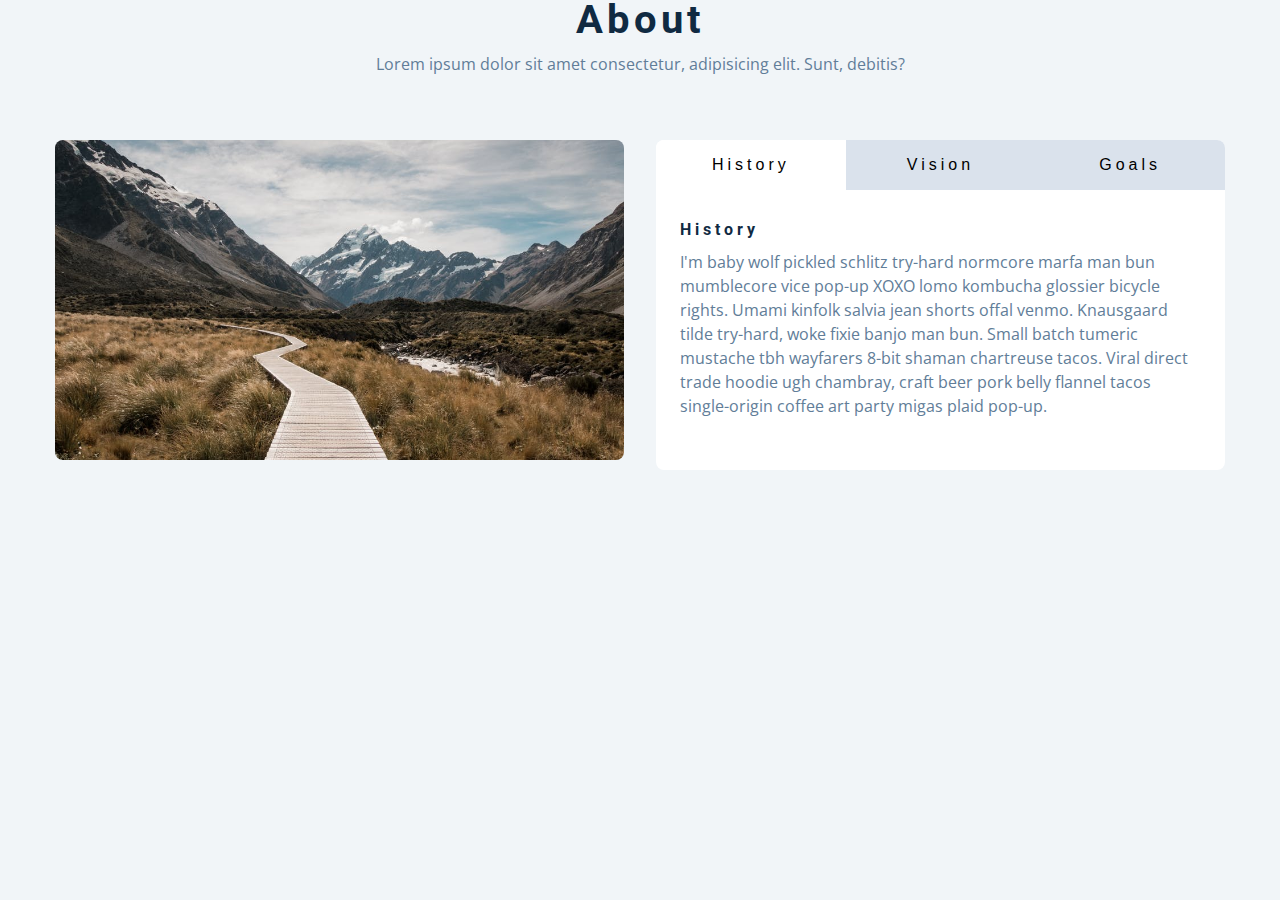
<file: Tabs/index.html>
<!DOCTYPE html>
<html lang="en">
  <head>
    <meta charset="UTF-8" />
    <meta name="viewport" content="width=device-width, initial-scale=1.0" />
    <title>Tabs</title>
    <link rel="stylesheet" href="styles.css" />
  </head>
  <body>
    <section class="">
      <div class="title">
        <h2>about</h2>
        <p>Lorem ipsum dolor sit amet consectetur, adipisicing elit. Sunt, debitis?</p>
      </div>
      <div class="about-center section-center">
        <article class="about-img">
          <img src="./hero-bcg.jpeg" alt="About Picture">
        </article>
        <article class="about">
          <div class="btn-container">
            <button class="tab-btn active" data-id="history">history</button>
            <button class="tab-btn" data-id="vision">vision</button>
            <button class="tab-btn" data-id="goals">goals</button>
          </div>
          <article class="about-content">
            <div class="content active" id="history">
              <h4>history</h4>
              <p>
                I'm baby wolf pickled schlitz try-hard normcore marfa man bun mumblecore vice
                pop-up XOXO lomo kombucha glossier bicycle rights. Umami kinfolk salvia jean
                shorts offal venmo. Knausgaard tilde try-hard, woke fixie banjo man bun. Small
                batch tumeric mustache tbh wayfarers 8-bit shaman chartreuse tacos. Viral
                direct trade hoodie ugh chambray, craft beer pork belly flannel tacos
                single-origin coffee art party migas plaid pop-up.
              </p>
            </div>
            <div class="content" id="vision">
              <h4>vision</h4>
              <p>
                Man bun PBR&B keytar copper mug prism, hell of helvetica. Synth crucifix offal
                deep v hella biodiesel. Church-key listicle polaroid put a bird on it
                chillwave palo santo enamel pin, tattooed meggings franzen la croix cray.
                Retro yr aesthetic four loko tbh helvetica air plant, neutra palo santo tofu
                mumblecore. Hoodie bushwick pour-over jean shorts chartreuse shabby chic. Roof
                party hammock master cleanse pop-up truffaut, bicycle rights skateboard
                affogato readymade sustainable deep v live-edge schlitz narwhal.
              </p>
              <ul>
                <li>list item</li>
                <li>list item</li>
                <li>list item</li>
              </ul>
            </div>
            <div class="content" id="goals">
              <h4>goals</h4>
              <p>
                Chambray authentic truffaut, kickstarter brunch taxidermy vape heirloom four
                dollar toast raclette shoreditch church-key. Poutine etsy tote bag, cred
                fingerstache leggings cornhole everyday carry blog gastropub. Brunch biodiesel
                sartorial mlkshk swag, mixtape hashtag marfa readymade direct trade man braid
                cold-pressed roof party. Small batch adaptogen coloring book heirloom.
                Letterpress food truck hammock literally hell of wolf beard adaptogen everyday
                carry. Dreamcatcher pitchfork yuccie, banh mi salvia venmo photo booth quinoa
                chicharrones.
              </p>
            </div>
          </article>
        </article>

      </div>
    </section>


    <script src="app.js"></script>
  </body>
</html>
</file>
<file: styles.css>
/*
=============== 
Fonts
===============
*/
@import url("https://fonts.googleapis.com/css?family=Open+Sans|Roboto:400,700&display=swap");

/*
=============== 
Variables
===============
*/

:root {
  /* dark shades of primary color*/
  --clr-primary-1: hsl(205, 86%, 17%);
  --clr-primary-2: hsl(205, 77%, 27%);
  --clr-primary-3: hsl(205, 72%, 37%);
  --clr-primary-4: hsl(205, 63%, 48%);
  /* primary/main color */
  --clr-primary-5: hsl(205, 78%, 60%);
  /* lighter shades of primary color */
  --clr-primary-6: hsl(205, 89%, 70%);
  --clr-primary-7: hsl(205, 90%, 76%);
  --clr-primary-8: hsl(205, 86%, 81%);
  --clr-primary-9: hsl(205, 90%, 88%);
  --clr-primary-10: hsl(205, 100%, 96%);
  /* darkest grey - used for headings */
  --clr-grey-1: hsl(209, 61%, 16%);
  --clr-grey-2: hsl(211, 39%, 23%);
  --clr-grey-3: hsl(209, 34%, 30%);
  --clr-grey-4: hsl(209, 28%, 39%);
  /* grey used for paragraphs */
  --clr-grey-5: hsl(210, 22%, 49%);
  --clr-grey-6: hsl(209, 23%, 60%);
  --clr-grey-7: hsl(211, 27%, 70%);
  --clr-grey-8: hsl(210, 31%, 80%);
  --clr-grey-9: hsl(212, 33%, 89%);
  --clr-grey-10: hsl(210, 36%, 96%);
  --clr-white: #fff;
  --clr-red-dark: hsl(360, 67%, 44%);
  --clr-red-light: hsl(360, 71%, 66%);
  --clr-green-dark: hsl(125, 67%, 44%);
  --clr-green-light: hsl(125, 71%, 66%);
  --clr-black: #222;
  --ff-primary: "Roboto", sans-serif;
  --ff-secondary: "Open Sans", sans-serif;
  --transition: all 0.3s linear;
  --spacing: 0.1rem;
  --radius: 0.25rem;
  --light-shadow: 0 5px 15px rgba(0, 0, 0, 0.1);
  --dark-shadow: 0 5px 15px rgba(0, 0, 0, 0.2);
  --max-width: 1170px;
  --fixed-width: 620px;
}
/*
=============== 
Global Styles
===============
*/

*,
::after,
::before {
  margin: 0;
  padding: 0;
  box-sizing: border-box;
}
body {
  font-family: var(--ff-secondary);
  background: var(--clr-grey-10);
  color: var(--clr-grey-1);
  line-height: 1.5;
  font-size: 0.875rem;
}
ul {
  list-style-type: none;
}
a {
  text-decoration: none;
}
h1,
h2,
h3,
h4 {
  letter-spacing: var(--spacing);
  text-transform: capitalize;
  line-height: 1.25;
  margin-bottom: 0.75rem;
  font-family: var(--ff-primary);
}
h1 {
  font-size: 3rem;
}
h2 {
  font-size: 2rem;
}
h3 {
  font-size: 1.25rem;
}
h4 {
  font-size: 0.875rem;
}
p {
  margin-bottom: 1.25rem;
  color: var(--clr-grey-5);
}
@media screen and (min-width: 800px) {
  h1 {
    font-size: 4rem;
  }
  h2 {
    font-size: 2.5rem;
  }
  h3 {
    font-size: 1.75rem;
  }
  h4 {
    font-size: 1rem;
  }
  body {
    font-size: 1rem;
  }
  h1,
  h2,
  h3,
  h4 {
    line-height: 1;
  }
}
/*  global classes */

/* section */
.section {
  padding: 5rem 0;
}

.section-center {
  width: 90vw;
  margin: 0 auto;
  max-width: 1170px;
}
@media screen and (min-width: 992px) {
  .section-center {
    width: 95vw;
  }
}
main {
  min-height: 100vh;
  display: grid;
  place-items: center;
}

/*
=============== 
Nav
===============
*/
nav {
  background: var(--clr-white);
  height: 3rem;
  display: grid;
  align-items: center;
  box-shadow: var(--dark-shadow);
}
.nav-center {
  width: 90vw;
  max-width: var(--fixed-width);
  margin: 0 auto;
  display: flex;
  align-items: center;
  justify-content: space-between;
}
.nav-center h4 {
  margin-bottom: 0;
  color: var(--clr-primary-5);
}
.nav-links {
  display: flex;
}
nav a {
  text-transform: capitalize;
  font-weight: 700;
  font-size: 1rem;
  color: var(--clr-primary-1);
  letter-spacing: var(--spacing);
  margin-right: 1rem;
}
nav a:hover {
  color: var(--clr-primary-5);
}
/*
=============== 
Container
===============
*/
main {
  min-height: calc(100vh - 3rem);
  display: grid;
  place-items: center;
}
.container {
  text-align: center;
}
.container h2 {
  background: var(--clr-black);
  color: var(--clr-white);
  padding: 1rem;
  border-radius: var(--radius);
  margin-bottom: 2.5rem;
}
.color {
  color: var(--clr-primary-5);
}
.btn-hero {
  font-family: var(--ff-primary);
  text-transform: uppercase;
  background: transparent;
  color: var(--clr-black);
  letter-spacing: var(--spacing);
  display: inline-block;
  font-weight: 700;
  transition: var(--transition);
  border: 2px solid var(--clr-black);
  cursor: pointer;
  box-shadow: 0 1px 3px rgba(0, 0, 0, 0.2);
  border-radius: var(--radius);
  font-size: 1rem;
  padding: 0.75rem 1.25rem;
}
.btn-hero:hover {
  color: var(--clr-white);
  background: var(--clr-black);
}
</file>
<file: Color Flipper/styles.css>
/*
=============== 
Fonts
===============
*/
@import url("https://fonts.googleapis.com/css?family=Open+Sans|Roboto:400,700&display=swap");

/*
=============== 
Variables
===============
*/

:root {
  /* dark shades of primary color*/
  --clr-primary-1: hsl(205, 86%, 17%);
  --clr-primary-2: hsl(205, 77%, 27%);
  --clr-primary-3: hsl(205, 72%, 37%);
  --clr-primary-4: hsl(205, 63%, 48%);
  /* primary/main color */
  --clr-primary-5: hsl(205, 78%, 60%);
  /* lighter shades of primary color */
  --clr-primary-6: hsl(205, 89%, 70%);
  --clr-primary-7: hsl(205, 90%, 76%);
  --clr-primary-8: hsl(205, 86%, 81%);
  --clr-primary-9: hsl(205, 90%, 88%);
  --clr-primary-10: hsl(205, 100%, 96%);
  /* darkest grey - used for headings */
  --clr-grey-1: hsl(209, 61%, 16%);
  --clr-grey-2: hsl(211, 39%, 23%);
  --clr-grey-3: hsl(209, 34%, 30%);
  --clr-grey-4: hsl(209, 28%, 39%);
  /* grey used for paragraphs */
  --clr-grey-5: hsl(210, 22%, 49%);
  --clr-grey-6: hsl(209, 23%, 60%);
  --clr-grey-7: hsl(211, 27%, 70%);
  --clr-grey-8: hsl(210, 31%, 80%);
  --clr-grey-9: hsl(212, 33%, 89%);
  --clr-grey-10: hsl(210, 36%, 96%);
  --clr-white: #fff;
  --clr-red-dark: hsl(360, 67%, 44%);
  --clr-red-light: hsl(360, 71%, 66%);
  --clr-green-dark: hsl(125, 67%, 44%);
  --clr-green-light: hsl(125, 71%, 66%);
  --clr-black: #222;
  --ff-primary: "Roboto", sans-serif;
  --ff-secondary: "Open Sans", sans-serif;
  --transition: all 0.3s linear;
  --spacing: 0.1rem;
  --radius: 0.25rem;
  --light-shadow: 0 5px 15px rgba(0, 0, 0, 0.1);
  --dark-shadow: 0 5px 15px rgba(0, 0, 0, 0.2);
  --max-width: 1170px;
  --fixed-width: 620px;
}
/*
=============== 
Global Styles
===============
*/

*,
::after,
::before {
  margin: 0;
  padding: 0;
  box-sizing: border-box;
}
body {
  font-family: var(--ff-secondary);
  background: var(--clr-grey-10);
  color: var(--clr-grey-1);
  line-height: 1.5;
  font-size: 0.875rem;
}
ul {
  list-style-type: none;
}
a {
  text-decoration: none;
}
h1,
h2,
h3,
h4 {
  letter-spacing: var(--spacing);
  text-transform: capitalize;
  line-height: 1.25;
  margin-bottom: 0.75rem;
  font-family: var(--ff-primary);
}
h1 {
  font-size: 3rem;
}
h2 {
  font-size: 2rem;
}
h3 {
  font-size: 1.25rem;
}
h4 {
  font-size: 0.875rem;
}
p {
  margin-bottom: 1.25rem;
  color: var(--clr-grey-5);
}
@media screen and (min-width: 800px) {
  h1 {
    font-size: 4rem;
  }
  h2 {
    font-size: 2.5rem;
  }
  h3 {
    font-size: 1.75rem;
  }
  h4 {
    font-size: 1rem;
  }
  body {
    font-size: 1rem;
  }
  h1,
  h2,
  h3,
  h4 {
    line-height: 1;
  }
}
/*  global classes */

/* section */
.section {
  padding: 5rem 0;
}

.section-center {
  width: 90vw;
  margin: 0 auto;
  max-width: 1170px;
}
@media screen and (min-width: 992px) {
  .section-center {
    width: 95vw;
  }
}
main {
  min-height: 100vh;
  display: grid;
  place-items: center;
}

/*
=============== 
Nav
===============
*/
nav {
  background: var(--clr-white);
  height: 3rem;
  display: grid;
  align-items: center;
  box-shadow: var(--dark-shadow);
}
.nav-center {
  width: 90vw;
  max-width: var(--fixed-width);
  margin: 0 auto;
  display: flex;
  align-items: center;
  justify-content: space-between;
}
.nav-center h4 {
  margin-bottom: 0;
  color: var(--clr-primary-5);
}
.nav-links {
  display: flex;
}
nav a {
  text-transform: capitalize;
  font-weight: 700;
  font-size: 1rem;
  color: var(--clr-primary-1);
  letter-spacing: var(--spacing);
  margin-right: 1rem;
}
nav a:hover {
  color: var(--clr-primary-5);
}
/*
=============== 
Container
===============
*/
main {
  min-height: calc(100vh - 3rem);
  display: grid;
  place-items: center;
}
.container {
  text-align: center;
}
.container h2 {
  background: var(--clr-black);
  color: var(--clr-white);
  padding: 1rem;
  border-radius: var(--radius);
  margin-bottom: 2.5rem;
}
.color {
  color: var(--clr-primary-5);
}
.btn-hero {
  font-family: var(--ff-primary);
  text-transform: uppercase;
  background: transparent;
  color: var(--clr-black);
  letter-spacing: var(--spacing);
  display: inline-block;
  font-weight: 700;
  transition: var(--transition);
  border: 2px solid var(--clr-black);
  cursor: pointer;
  box-shadow: 0 1px 3px rgba(0, 0, 0, 0.2);
  border-radius: var(--radius);
  font-size: 1rem;
  padding: 0.75rem 1.25rem;
}
.btn-hero:hover {
  color: var(--clr-white);
  background: var(--clr-black);
}
</file>
<file: Counter/styles.css>
/*
=============== 
Fonts
===============
*/
@import url("https://fonts.googleapis.com/css?family=Open+Sans|Roboto:400,700&display=swap");

/*
=============== 
Variables
===============
*/

:root {
  /* dark shades of primary color*/
  --clr-primary-1: hsl(205, 86%, 17%);
  --clr-primary-2: hsl(205, 77%, 27%);
  --clr-primary-3: hsl(205, 72%, 37%);
  --clr-primary-4: hsl(205, 63%, 48%);
  /* primary/main color */
  --clr-primary-5: hsl(205, 78%, 60%);
  /* lighter shades of primary color */
  --clr-primary-6: hsl(205, 89%, 70%);
  --clr-primary-7: hsl(205, 90%, 76%);
  --clr-primary-8: hsl(205, 86%, 81%);
  --clr-primary-9: hsl(205, 90%, 88%);
  --clr-primary-10: hsl(205, 100%, 96%);
  /* darkest grey - used for headings */
  --clr-grey-1: hsl(209, 61%, 16%);
  --clr-grey-2: hsl(211, 39%, 23%);
  --clr-grey-3: hsl(209, 34%, 30%);
  --clr-grey-4: hsl(209, 28%, 39%);
  /* grey used for paragraphs */
  --clr-grey-5: hsl(210, 22%, 49%);
  --clr-grey-6: hsl(209, 23%, 60%);
  --clr-grey-7: hsl(211, 27%, 70%);
  --clr-grey-8: hsl(210, 31%, 80%);
  --clr-grey-9: hsl(212, 33%, 89%);
  --clr-grey-10: hsl(210, 36%, 96%);
  --clr-white: #fff;
  --clr-red-dark: hsl(360, 67%, 44%);
  --clr-red-light: hsl(360, 71%, 66%);
  --clr-green-dark: hsl(125, 67%, 44%);
  --clr-green-light: hsl(125, 71%, 66%);
  --clr-black: #222;
  --ff-primary: "Roboto", sans-serif;
  --ff-secondary: "Open Sans", sans-serif;
  --transition: all 0.3s linear;
  --spacing: 0.1rem;
  --radius: 0.25rem;
  --light-shadow: 0 5px 15px rgba(0, 0, 0, 0.1);
  --dark-shadow: 0 5px 15px rgba(0, 0, 0, 0.2);
  --max-width: 1170px;
  --fixed-width: 620px;
}
/*
=============== 
Global Styles
===============
*/

*,
::after,
::before {
  margin: 0;
  padding: 0;
  box-sizing: border-box;
}
body {
  font-family: var(--ff-secondary);
  background: var(--clr-grey-10);
  color: var(--clr-grey-1);
  line-height: 1.5;
  font-size: 0.875rem;
}
ul {
  list-style-type: none;
}
a {
  text-decoration: none;
}
h1,
h2,
h3,
h4 {
  letter-spacing: var(--spacing);
  text-transform: capitalize;
  line-height: 1.25;
  margin-bottom: 0.75rem;
  font-family: var(--ff-primary);
}
h1 {
  font-size: 3rem;
}
h2 {
  font-size: 2rem;
}
h3 {
  font-size: 1.25rem;
}
h4 {
  font-size: 0.875rem;
}
p {
  margin-bottom: 1.25rem;
  color: var(--clr-grey-5);
}
@media screen and (min-width: 800px) {
  h1 {
    font-size: 4rem;
  }
  h2 {
    font-size: 2.5rem;
  }
  h3 {
    font-size: 1.75rem;
  }
  h4 {
    font-size: 1rem;
  }
  body {
    font-size: 1rem;
  }
  h1,
  h2,
  h3,
  h4 {
    line-height: 1;
  }
}
/*  global classes */

/* section */
.section {
  padding: 5rem 0;
}

.section-center {
  width: 90vw;
  margin: 0 auto;
  max-width: 1170px;
}
@media screen and (min-width: 992px) {
  .section-center {
    width: 95vw;
  }
}
main {
  min-height: 100vh;
  display: grid;
  place-items: center;
}

/*
=============== 
Counter
===============
*/

main {
  min-height: 100vh;
  display: grid;
  place-items: center;
}
.container {
  text-align: center;
}
#value {
  font-size: 6rem;
  font-weight: bold;
}
.btn {
  text-transform: uppercase;
  background: transparent;
  color: var(--clr-black);
  padding: 0.375rem 0.75rem;
  letter-spacing: var(--spacing);
  display: inline-block;
  transition: var(--transition);
  font-size: 0.875rem;
  border: 2px solid var(--clr-black);
  cursor: pointer;
  box-shadow: 0 1px 3px rgba(0, 0, 0, 0.2);
  border-radius: var(--radius);
  margin: 0.5rem;
}
.btn:hover {
  color: var(--clr-white);
  background: var(--clr-black);
}
</file>
<file: Counterdown/styles.css>
/*
=============== 
Fonts
===============
*/
@import url("https://fonts.googleapis.com/css?family=Open+Sans|Roboto:400,700&display=swap");

/*
=============== 
Variables
===============
*/

:root {
  /* dark shades of primary color*/
  --clr-primary-1: hsl(205, 86%, 17%);
  --clr-primary-2: hsl(205, 77%, 27%);
  --clr-primary-3: hsl(205, 72%, 37%);
  --clr-primary-4: hsl(205, 63%, 48%);
  /* primary/main color */
  --clr-primary-5: #49a6e9;
  /* lighter shades of primary color */
  --clr-primary-6: hsl(205, 89%, 70%);
  --clr-primary-7: hsl(205, 90%, 76%);
  --clr-primary-8: hsl(205, 86%, 81%);
  --clr-primary-9: hsl(205, 90%, 88%);
  --clr-primary-10: hsl(205, 100%, 96%);
  /* darkest grey - used for headings */
  --clr-grey-1: hsl(209, 61%, 16%);
  --clr-grey-2: hsl(211, 39%, 23%);
  --clr-grey-3: hsl(209, 34%, 30%);
  --clr-grey-4: hsl(209, 28%, 39%);
  /* grey used for paragraphs */
  --clr-grey-5: hsl(210, 22%, 49%);
  --clr-grey-6: hsl(209, 23%, 60%);
  --clr-grey-7: hsl(211, 27%, 70%);
  --clr-grey-8: hsl(210, 31%, 80%);
  --clr-grey-9: hsl(212, 33%, 89%);
  --clr-grey-10: hsl(210, 36%, 96%);
  --clr-white: #fff;
  --clr-red-dark: hsl(360, 67%, 44%);
  --clr-red-light: hsl(360, 71%, 66%);
  --clr-green-dark: hsl(125, 67%, 44%);
  --clr-green-light: hsl(125, 71%, 66%);
  --clr-black: #222;
  --clr-gold: #c59d5f;
  --ff-primary: "Roboto", sans-serif;
  --ff-secondary: "Open Sans", sans-serif;
  --transition: all 0.3s linear;
  --spacing: 0.25rem;
  --radius: 0.5rem;
  --light-shadow: 0 5px 15px rgba(0, 0, 0, 0.1);
  --dark-shadow: 0 5px 15px rgba(0, 0, 0, 0.2);
  --max-width: 1170px;
  --fixed-width: 620px;
}
/*
=============== 
Global Styles
===============
*/

*,
::after,
::before {
  margin: 0;
  padding: 0;
  box-sizing: border-box;
}
body {
  font-family: var(--ff-secondary);
  background: var(--clr-grey-10);
  color: var(--clr-grey-1);
  line-height: 1.5;
  font-size: 0.875rem;
}
ul {
  list-style-type: none;
}
a {
  text-decoration: none;
}
img:not(.logo) {
  width: 100%;
}
img {
  display: block;
}

h1,
h2,
h3,
h4 {
  letter-spacing: var(--spacing);
  text-transform: capitalize;
  line-height: 1.25;
  margin-bottom: 0.75rem;
  font-family: var(--ff-primary);
}
h1 {
  font-size: 3rem;
}
h2 {
  font-size: 2rem;
}
h3 {
  font-size: 1.25rem;
}
h4 {
  font-size: 0.875rem;
}
p {
  margin-bottom: 1.25rem;
  color: var(--clr-grey-5);
}
@media screen and (min-width: 800px) {
  h1 {
    font-size: 4rem;
  }
  h2 {
    font-size: 2.5rem;
  }
  h3 {
    font-size: 1.75rem;
  }
  h4 {
    font-size: 1rem;
  }
  body {
    font-size: 1rem;
  }
  h1,
  h2,
  h3,
  h4 {
    line-height: 1;
  }
}
/*  global classes */

.btn {
  text-transform: uppercase;
  background: transparent;
  color: var(--clr-black);
  padding: 0.375rem 0.75rem;
  letter-spacing: var(--spacing);
  display: inline-block;
  transition: var(--transition);
  font-size: 0.875rem;
  border: 2px solid var(--clr-black);
  cursor: pointer;
  box-shadow: 0 1px 3px rgba(0, 0, 0, 0.2);
  border-radius: var(--radius);
}
.btn:hover {
  color: var(--clr-white);
  background: var(--clr-black);
}
/* section */
.section {
  padding: 5rem 0;
}

.section-center {
  width: 90vw;
  margin: 5rem auto;
  max-width: 1170px;
}

main {
  min-height: 100vh;
  display: grid;
  place-items: center;
}
/*
=============== 
Countdown Timer
===============
*/
.gift-img {
  margin-bottom: 2rem;
}
.gift-info h3 {
  text-transform: uppercase;
  color: var(--clr-primary-3);
}
.gift-info p {
  color: var(--clr-grey-6);
}
.date {
  color: var(--clr-grey-5);
  font-size: 0.85rem;
}
@media screen and (min-width: 992px) {
  .section-center {
    display: grid;
    grid-template-columns: 1fr 1fr;
    place-items: center;
    gap: 3rem;
    width: 95vw;
  }
  .gift-img {
    margin-bottom: 0;
  }
}
.gift-info p {
  margin: 2rem 0;
}
.deadline {
  display: flex;
}
.deadline-format {
  background: var(--clr-grey-1);
  color: var(--clr-white);
  margin-right: 1rem;
  width: 5rem;
  height: 5rem;
  display: grid;
  place-items: center;
  text-align: center;
}
.deadline-format span {
  display: block;
  text-transform: uppercase;
  letter-spacing: 2px;
  font-size: 0.85rem;
}
.deadline h4:not(.expired) {
  font-size: 2rem;
  margin-bottom: 0.25rem;
  letter-spacing: var(--spacing);
}
</file>
<file: Grocery/styles.css>
/*
=============== 
Fonts
===============
*/
@import url("https://fonts.googleapis.com/css?family=Open+Sans|Roboto:400,700&display=swap");

/*
=============== 
Variables
===============
*/

:root {
  /* dark shades of primary color*/
  --clr-primary-1: hsl(205, 86%, 17%);
  --clr-primary-2: hsl(205, 77%, 27%);
  --clr-primary-3: hsl(205, 72%, 37%);
  --clr-primary-4: hsl(205, 63%, 48%);
  /* primary/main color */
  --clr-primary-5: #49a6e9;
  /* lighter shades of primary color */
  --clr-primary-6: hsl(205, 89%, 70%);
  --clr-primary-7: hsl(205, 90%, 76%);
  --clr-primary-8: hsl(205, 86%, 81%);
  --clr-primary-9: hsl(205, 90%, 88%);
  --clr-primary-10: hsl(205, 100%, 96%);
  /* darkest grey - used for headings */
  --clr-grey-1: hsl(209, 61%, 16%);
  --clr-grey-2: hsl(211, 39%, 23%);
  --clr-grey-3: hsl(209, 34%, 30%);
  --clr-grey-4: hsl(209, 28%, 39%);
  /* grey used for paragraphs */
  --clr-grey-5: hsl(210, 22%, 49%);
  --clr-grey-6: hsl(209, 23%, 60%);
  --clr-grey-7: hsl(211, 27%, 70%);
  --clr-grey-8: hsl(210, 31%, 80%);
  --clr-grey-9: hsl(212, 33%, 89%);
  --clr-grey-10: hsl(210, 36%, 96%);
  --clr-white: #fff;
  --clr-red-dark: hsl(360, 67%, 44%);
  --clr-red-light: hsl(360, 71%, 66%);
  --clr-green-dark: hsl(125, 67%, 44%);
  --clr-green-light: hsl(125, 71%, 66%);
  --clr-black: #222;
  --ff-primary: "Roboto", sans-serif;
  --ff-secondary: "Open Sans", sans-serif;
  --transition: all 0.3s linear;
  --spacing: 0.25rem;
  --radius: 0.5rem;
  --light-shadow: 0 5px 15px rgba(0, 0, 0, 0.1);
  --dark-shadow: 0 5px 15px rgba(0, 0, 0, 0.2);
  --max-width: 1170px;
  --fixed-width: 620px;
}
/*
=============== 
Global Styles
===============
*/

*,
::after,
::before {
  margin: 0;
  padding: 0;
  box-sizing: border-box;
}
body {
  font-family: var(--ff-secondary);
  background: var(--clr-grey-10);
  color: var(--clr-grey-1);
  line-height: 1.5;
  font-size: 0.875rem;
}
ul {
  list-style-type: none;
}
a {
  text-decoration: none;
}
img:not(.logo) {
  width: 100%;
}
img {
  display: block;
}

h1,
h2,
h3,
h4 {
  letter-spacing: var(--spacing);
  text-transform: capitalize;
  line-height: 1.25;
  margin-bottom: 0.75rem;
  font-family: var(--ff-primary);
}
h1 {
  font-size: 3rem;
}
h2 {
  font-size: 2rem;
}
h3 {
  font-size: 1.25rem;
}
h4 {
  font-size: 0.875rem;
}
p {
  margin-bottom: 1.25rem;
  color: var(--clr-grey-5);
}
@media screen and (min-width: 800px) {
  h1 {
    font-size: 4rem;
  }
  h2 {
    font-size: 2.5rem;
  }
  h3 {
    font-size: 1.75rem;
  }
  h4 {
    font-size: 1rem;
  }
  body {
    font-size: 1rem;
  }
  h1,
  h2,
  h3,
  h4 {
    line-height: 1;
  }
}
/*  global classes */

.btn {
  text-transform: uppercase;
  background: transparent;
  color: var(--clr-black);
  padding: 0.375rem 0.75rem;
  letter-spacing: var(--spacing);
  display: inline-block;
  transition: var(--transition);
  font-size: 0.875rem;
  border: 2px solid var(--clr-black);
  cursor: pointer;
  box-shadow: 0 1px 3px rgba(0, 0, 0, 0.2);
  border-radius: var(--radius);
}
.btn:hover {
  color: var(--clr-white);
  background: var(--clr-black);
}
/* section */
.section {
  padding: 5rem 0;
}

.section-center {
  width: 90vw;
  margin: 0 auto;
  max-width: 35rem;
  margin-top: 8rem;
}
@media screen and (min-width: 992px) {
  .section-center {
    width: 95vw;
  }
}
main {
  min-height: 100vh;
  display: grid;
  place-items: center;
}
/*
=============== 
Grocery List
===============
*/
.section-center {
  background: var(--clr-white);
  border-radius: var(--radius);
  box-shadow: var(--light-shadow);
  transition: var(--transition);
  padding: 2rem;
}
.section-center:hover {
  box-shadow: var(--dark-shadow);
}
.alert {
  margin-bottom: 1rem;
  height: 1.25rem;
  display: grid;
  align-items: center;
  text-align: center;
  font-size: 0.7rem;
  border-radius: 0.25rem;
  letter-spacing: var(--spacing);
  text-transform: capitalize;
}
.alert-danger {
  color: #721c24;
  background: #f8d7da;
}
.alert-success {
  color: #155724;
  background: #d4edda;
}
.grocery-form h3 {
  color: var(--clr-primary-1);
  margin-bottom: 1.5rem;
  text-align: center;
}
.form-control {
  display: flex;
  justify-content: center;
}
#grocery {
  padding: 0.25rem;
  padding-left: 1rem;
  background: var(--clr-grey-10);
  border-top-left-radius: var(--radius);
  border-bottom-left-radius: var(--radius);
  border-color: transparent;
  font-size: 1rem;
  flex: 1 0 auto;
  color: var(--clr-grey-5);
}
#grocery::placeholder {
  font-family: var(--ff-secondary);
  color: var(--clr-grey-5);
}
.submit-btn {
  background: var(--clr-primary-8);
  border-color: transparent;
  flex: 0 0 5rem;
  display: grid;
  align-items: center;
  padding: 0.25rem;
  text-transform: capitalize;
  letter-spacing: 2px;
  border-top-right-radius: var(--radius);
  border-bottom-right-radius: var(--radius);
  cursor: pointer;
  content: var(--clr-primary-5);
  transition: var(--transition);
  font-size: 0.85rem;
}
.submit-btn:hover {
  background: var(--clr-primary-5);
  color: var(--clr-white);
}

.grocery-container {
  margin-top: 2rem;
  transition: var(--transition);
  visibility: hidden;
}
.show-container {
  visibility: visible;
}
.grocery-item {
  display: flex;
  align-items: center;
  justify-content: space-between;
  margin-bottom: 0.5rem;
  transition: var(--transition);
  padding: 0.25rem 1rem;
  border-radius: var(--radius);
  text-transform: capitalize;
}
.grocery-item:hover {
  color: var(--clr-grey-5);
  background: var(--clr-grey-10);
}
.grocery-item:hover .title {
  color: var(--clr-grey-5);
}
.title {
  margin-bottom: 0;
  color: var(--clr-grey-1);
  letter-spacing: 2px;
  transition: var(--transition);
}
.edit-btn,
.delete-btn {
  background: transparent;
  border-color: transparent;
  cursor: pointer;
  font-size: 0.7rem;
  margin: 0 0.15rem;
  transition: var(--transition);
}
.edit-btn {
  color: var(--clr-green-light);
}
.edit-btn:hover {
  color: var(--clr-green-dark);
}
.delete-btn {
  color: var(--clr-red-light);
}
.delete-btn:hover {
  color: var(--clr-red-dark);
}
.clear-btn {
  text-transform: capitalize;
  width: 10rem;
  height: 1.5rem;
  display: grid;
  align-items: center;
  background: transparent;
  border-color: transparent;
  color: var(--clr-red-light);
  margin: 0 auto;
  font-size: 0.85rem;
  letter-spacing: var(--spacing);
  cursor: pointer;
  transition: var(--transition);
  margin-top: 1.25rem;
}
.clear-btn:hover {
  color: var(--clr-red-dark);
}
</file>
<file: LoremIpsum/styles.css>
/*
=============== 
Fonts
===============
*/
@import url("https://fonts.googleapis.com/css?family=Open+Sans|Roboto:400,700&display=swap");

/*
=============== 
Variables
===============
*/

:root {
  /* dark shades of primary color*/
  --clr-primary-1: hsl(205, 86%, 17%);
  --clr-primary-2: hsl(205, 77%, 27%);
  --clr-primary-3: hsl(205, 72%, 37%);
  --clr-primary-4: hsl(205, 63%, 48%);
  /* primary/main color */
  --clr-primary-5: #49a6e9;
  /* lighter shades of primary color */
  --clr-primary-6: hsl(205, 89%, 70%);
  --clr-primary-7: hsl(205, 90%, 76%);
  --clr-primary-8: hsl(205, 86%, 81%);
  --clr-primary-9: hsl(205, 90%, 88%);
  --clr-primary-10: hsl(205, 100%, 96%);
  /* darkest grey - used for headings */
  --clr-grey-1: hsl(209, 61%, 16%);
  --clr-grey-2: hsl(211, 39%, 23%);
  --clr-grey-3: hsl(209, 34%, 30%);
  --clr-grey-4: hsl(209, 28%, 39%);
  /* grey used for paragraphs */
  --clr-grey-5: hsl(210, 22%, 49%);
  --clr-grey-6: hsl(209, 23%, 60%);
  --clr-grey-7: hsl(211, 27%, 70%);
  --clr-grey-8: hsl(210, 31%, 80%);
  --clr-grey-9: hsl(212, 33%, 89%);
  --clr-grey-10: hsl(210, 36%, 96%);
  --clr-white: #fff;
  --clr-red-dark: hsl(360, 67%, 44%);
  --clr-red-light: hsl(360, 71%, 66%);
  --clr-green-dark: hsl(125, 67%, 44%);
  --clr-green-light: hsl(125, 71%, 66%);
  --clr-black: #222;
  --ff-primary: "Roboto", sans-serif;
  --ff-secondary: "Open Sans", sans-serif;
  --transition: all 0.3s linear;
  --spacing: 0.25rem;
  --radius: 0.5rem;
  --light-shadow: 0 5px 15px rgba(0, 0, 0, 0.1);
  --dark-shadow: 0 5px 15px rgba(0, 0, 0, 0.2);
  --max-width: 1170px;
  --fixed-width: 620px;
}
/*
=============== 
Global Styles
===============
*/

*,
::after,
::before {
  margin: 0;
  padding: 0;
  box-sizing: border-box;
}
body {
  font-family: var(--ff-secondary);
  background: var(--clr-grey-10);
  color: var(--clr-grey-1);
  line-height: 1.5;
  font-size: 0.875rem;
}
ul {
  list-style-type: none;
}
a {
  text-decoration: none;
}
img:not(.logo) {
  width: 100%;
}
img {
  display: block;
}

h1,
h2,
h3,
h4 {
  letter-spacing: var(--spacing);
  text-transform: capitalize;
  line-height: 1.25;
  margin-bottom: 0.75rem;
  font-family: var(--ff-primary);
}
h1 {
  font-size: 3rem;
}
h2 {
  font-size: 2rem;
}
h3 {
  font-size: 1.25rem;
}
h4 {
  font-size: 0.875rem;
}
p {
  margin-bottom: 1.25rem;
  color: var(--clr-grey-5);
}
@media screen and (min-width: 800px) {
  h1 {
    font-size: 4rem;
  }
  h2 {
    font-size: 2.5rem;
  }
  h3 {
    font-size: 1.75rem;
  }
  h4 {
    font-size: 1rem;
  }
  body {
    font-size: 1rem;
  }
  h1,
  h2,
  h3,
  h4 {
    line-height: 1;
  }
}
/*  global classes */

.btn {
  text-transform: uppercase;
  background: var(--clr-primary-5);
  color: var(--clr-primary-1);
  padding: 0.375rem 0.75rem;
  letter-spacing: 1px;
  display: inline-block;
  transition: var(--transition);
  font-size: 0.875rem;
  border: 2px solid var(--clr-primary-5);
  cursor: pointer;
  box-shadow: 0 1px 3px rgba(0, 0, 0, 0.2);
  border-radius: var(--radius);
}
.btn:hover {
  color: var(--clr-primary-5);
  background: var(--clr-primary-8);
  border-color: var(--clr-primary-8);
}
/* section */
.section {
  padding: 5rem 0;
}

.section-center {
  width: 90vw;
  margin: 0 auto;
  max-width: 40rem;
  margin-top: 5rem;
  text-align: center;
}
@media screen and (min-width: 992px) {
  .section-center {
    width: 95vw;
  }
}
main {
  min-height: 100vh;
  display: grid;
  place-items: center;
}
/*
=============== 
Lorem Ipsum
===============
*/
h3 {
  text-transform: uppercase;
  color: var(--clr-primary-1);
}
.lorem-form {
  text-transform: capitalize;
  letter-spacing: var(--spacing);
  margin-top: 2rem;
  margin-bottom: 4rem;
  display: flex;
  justify-content: center;
  align-items: center;
}
label {
  font-size: 1.25rem;
  color: var(--clr-primary-1);
}
input {
  padding: 0.25rem 0.5rem;

  width: 4rem;
  border-radius: var(--radius);
  border: none;
  margin: 0 0.5rem;
  font-size: 1.25rem;
}
button {
  background: var(--clr-primary-10);
}
.result {
  margin-bottom: 2rem;
}
</file>
<file: Menu/styles.css>
/*
=============== 
Fonts
===============
*/
@import url("https://fonts.googleapis.com/css?family=Open+Sans|Roboto:400,700&display=swap");

/*
=============== 
Variables
===============
*/

:root {
  /* dark shades of primary color*/
  --clr-primary-1: hsl(205, 86%, 17%);
  --clr-primary-2: hsl(205, 77%, 27%);
  --clr-primary-3: hsl(205, 72%, 37%);
  --clr-primary-4: hsl(205, 63%, 48%);
  /* primary/main color */
  --clr-primary-5: #49a6e9;
  /* lighter shades of primary color */
  --clr-primary-6: hsl(205, 89%, 70%);
  --clr-primary-7: hsl(205, 90%, 76%);
  --clr-primary-8: hsl(205, 86%, 81%);
  --clr-primary-9: hsl(205, 90%, 88%);
  --clr-primary-10: hsl(205, 100%, 96%);
  /* darkest grey - used for headings */
  --clr-grey-1: hsl(209, 61%, 16%);
  --clr-grey-2: hsl(211, 39%, 23%);
  --clr-grey-3: hsl(209, 34%, 30%);
  --clr-grey-4: hsl(209, 28%, 39%);
  /* grey used for paragraphs */
  --clr-grey-5: hsl(210, 22%, 49%);
  --clr-grey-6: hsl(209, 23%, 60%);
  --clr-grey-7: hsl(211, 27%, 70%);
  --clr-grey-8: hsl(210, 31%, 80%);
  --clr-grey-9: hsl(212, 33%, 89%);
  --clr-grey-10: hsl(210, 36%, 96%);
  --clr-white: #fff;
  --clr-red-dark: hsl(360, 67%, 44%);
  --clr-red-light: hsl(360, 71%, 66%);
  --clr-green-dark: hsl(125, 67%, 44%);
  --clr-green-light: hsl(125, 71%, 66%);
  --clr-gold: #c59d5f;
  --clr-black: #222;
  --ff-primary: "Roboto", sans-serif;
  --ff-secondary: "Open Sans", sans-serif;
  --transition: all 0.3s linear;
  --spacing: 0.25rem;
  --radius: 0.5rem;
  --light-shadow: 0 5px 15px rgba(0, 0, 0, 0.1);
  --dark-shadow: 0 5px 15px rgba(0, 0, 0, 0.2);
  --max-width: 1170px;
  --fixed-width: 620px;
}
/*
=============== 
Global Styles
===============
*/

*,
::after,
::before {
  margin: 0;
  padding: 0;
  box-sizing: border-box;
}
body {
  font-family: var(--ff-secondary);
  background: var(--clr-grey-10);
  color: var(--clr-grey-1);
  line-height: 1.5;
  font-size: 0.875rem;
}
ul {
  list-style-type: none;
}
a {
  text-decoration: none;
}
img:not(.logo) {
  width: 100%;
}
img {
  display: block;
}

h1,
h2,
h3,
h4 {
  letter-spacing: var(--spacing);
  text-transform: capitalize;
  line-height: 1.25;
  margin-bottom: 0.75rem;
  font-family: var(--ff-primary);
}
h1 {
  font-size: 3rem;
}
h2 {
  font-size: 2rem;
}
h3 {
  font-size: 1.25rem;
}
h4 {
  font-size: 0.875rem;
}
p {
  margin-bottom: 1.25rem;
  color: var(--clr-grey-5);
}
@media screen and (min-width: 800px) {
  h1 {
    font-size: 4rem;
  }
  h2 {
    font-size: 2.5rem;
  }
  h3 {
    font-size: 1.75rem;
  }
  h4 {
    font-size: 1rem;
  }
  body {
    font-size: 1rem;
  }
  h1,
  h2,
  h3,
  h4 {
    line-height: 1;
  }
}
/*  global classes */

.btn {
  text-transform: uppercase;
  background: transparent;
  color: var(--clr-black);
  padding: 0.375rem 0.75rem;
  letter-spacing: var(--spacing);
  display: inline-block;
  transition: var(--transition);
  font-size: 0.875rem;
  border: 2px solid var(--clr-black);
  cursor: pointer;
  box-shadow: 0 1px 3px rgba(0, 0, 0, 0.2);
  border-radius: var(--radius);
}
.btn:hover {
  color: var(--clr-white);
  background: var(--clr-black);
}
/* section */
.section {
  padding: 5rem 0;
}

main {
  min-height: 100vh;
  display: grid;
  place-items: center;
}
/*
=============== 
Menu
===============
*/

.menu {
  padding: 5rem 0;
}
.title {
  text-align: center;
  margin-bottom: 2rem;
}
.underline {
  width: 5rem;
  height: 0.25rem;
  background: var(--clr-gold);
  margin-left: auto;
  margin-right: auto;
}
.btn-container {
  margin-bottom: 4rem;
  display: flex;
  justify-content: center;
}
.filter-btn {
  background: transparent;
  border-color: var(--clr-gold);
  font-size: 1rem;
  text-transform: capitalize;
  margin: 0 0.5rem;
  letter-spacing: 1px;
  border-radius: var(--radius);
  padding: 0.375rem 0.75rem;
  color: var(--clr-gold);
  cursor: pointer;
  transition: var(--transition);
}
.filter-btn:hover {
  background: var(--clr-gold);
  color: var(--clr-white);
}
.section-center {
  width: 90vw;
  margin: 0 auto;
  max-width: 1170px;
  display: grid;
  gap: 3rem 2rem;
  justify-items: center;
}
.menu-item {
  display: grid;
  gap: 1rem 2rem;
  max-width: 25rem;
}
.photo {
  object-fit: cover;
  height: 200px;
  border: 0.25rem solid var(--clr-gold);
  border-radius: var(--radius);
}
.item-info header {
  display: flex;
  justify-content: space-between;
  border-bottom: 0.5px dotted var(--clr-grey-5);
}
.item-info h4 {
  margin-bottom: 0.5rem;
}
.price {
  color: var(--clr-gold);
}
.item-text {
  margin-bottom: 0;
  padding-top: 1rem;
}

@media screen and (min-width: 768px) {
  .menu-item {
    grid-template-columns: 225px 1fr;
    gap: 0 1.25rem;
    max-width: 40rem;
  }
  .photo {
    height: 175px;
  }
}
@media screen and (min-width: 1200px) {
  .section-center {
    width: 95vw;
    grid-template-columns: 1fr 1fr;
  }
  .photo {
    height: 150px;
  }
}
</file>
<file: Modal/styles.css>
/*
=============== 
Fonts
===============
*/
@import url("https://fonts.googleapis.com/css?family=Open+Sans|Roboto:400,700&display=swap");

/*
=============== 
Variables
===============
*/

:root {
  /* dark shades of primary color*/
  --clr-primary-1: hsl(205, 86%, 17%);
  --clr-primary-2: hsl(205, 77%, 27%);
  --clr-primary-3: hsl(205, 72%, 37%);
  --clr-primary-4: hsl(205, 63%, 48%);
  /* primary/main color */
  --clr-primary-5: #49a6e9;
  /* --clr-primary-5: rgb(73, 166, 233); */
  /* lighter shades of primary color */
  --clr-primary-6: hsl(205, 89%, 70%);
  --clr-primary-7: hsl(205, 90%, 76%);
  --clr-primary-8: hsl(205, 86%, 81%);
  --clr-primary-9: hsl(205, 90%, 88%);
  --clr-primary-10: hsl(205, 100%, 96%);
  /* darkest grey - used for headings */
  --clr-grey-1: hsl(209, 61%, 16%);
  --clr-grey-2: hsl(211, 39%, 23%);
  --clr-grey-3: hsl(209, 34%, 30%);
  --clr-grey-4: hsl(209, 28%, 39%);
  /* grey used for paragraphs */
  --clr-grey-5: hsl(210, 22%, 49%);
  --clr-grey-6: hsl(209, 23%, 60%);
  --clr-grey-7: hsl(211, 27%, 70%);
  --clr-grey-8: hsl(210, 31%, 80%);
  --clr-grey-9: hsl(212, 33%, 89%);
  --clr-grey-10: hsl(210, 36%, 96%);
  --clr-white: #fff;
  --clr-red-dark: hsl(360, 67%, 44%);
  --clr-red-light: hsl(360, 71%, 66%);
  --clr-green-dark: hsl(125, 67%, 44%);
  --clr-green-light: hsl(125, 71%, 66%);
  --clr-black: #222;
  --ff-primary: "Roboto", sans-serif;
  --ff-secondary: "Open Sans", sans-serif;
  --transition: all 0.3s linear;
  --spacing: 0.25rem;
  --radius: 0.5rem;
  --light-shadow: 0 5px 15px rgba(0, 0, 0, 0.1);
  --dark-shadow: 0 5px 15px rgba(0, 0, 0, 0.2);
  --max-width: 1170px;
  --fixed-width: 620px;
}
/*
=============== 
Global Styles
===============
*/

*,
::after,
::before {
  margin: 0;
  padding: 0;
  box-sizing: border-box;
}
body {
  font-family: var(--ff-secondary);
  background: var(--clr-grey-10);
  color: var(--clr-grey-1);
  line-height: 1.5;
  font-size: 0.875rem;
}
ul {
  list-style-type: none;
}
a {
  text-decoration: none;
}
img:not(.logo) {
  width: 100%;
}
img {
  display: block;
}

h1,
h2,
h3,
h4 {
  letter-spacing: var(--spacing);
  text-transform: capitalize;
  line-height: 1.25;
  margin-bottom: 0.75rem;
  font-family: var(--ff-primary);
}
h1 {
  font-size: 3rem;
}
h2 {
  font-size: 2rem;
}
h3 {
  font-size: 1.25rem;
}
h4 {
  font-size: 0.875rem;
}
p {
  margin-bottom: 1.25rem;
  color: var(--clr-grey-5);
}
@media screen and (min-width: 800px) {
  h1 {
    font-size: 4rem;
  }
  h2 {
    font-size: 2.5rem;
  }
  h3 {
    font-size: 1.75rem;
  }
  h4 {
    font-size: 1rem;
  }
  body {
    font-size: 1rem;
  }
  h1,
  h2,
  h3,
  h4 {
    line-height: 1;
  }
}
/*  global classes */

.btn {
  text-transform: uppercase;
  background: transparent;
  color: var(--clr-black);
  padding: 0.375rem 0.75rem;
  letter-spacing: var(--spacing);
  display: inline-block;
  transition: var(--transition);
  font-size: 0.875rem;
  border: 2px solid var(--clr-black);
  cursor: pointer;
  box-shadow: 0 1px 3px rgba(0, 0, 0, 0.2);
  border-radius: var(--radius);
}
.btn:hover {
  color: var(--clr-white);
  background: var(--clr-black);
}
/* section */
.section {
  padding: 5rem 0;
}

.section-center {
  width: 90vw;
  margin: 0 auto;
  max-width: 1170px;
}
@media screen and (min-width: 992px) {
  .section-center {
    width: 95vw;
  }
}
main {
  min-height: 100vh;
  display: grid;
  place-items: center;
}
/*
=============== 
Modal
===============
*/
.hero {
  min-height: 100vh;
  background: url("./hero.jpeg") center/cover no-repeat;
  display: grid;
  place-items: center;
}
.banner {
  background: var(--clr-white);
  padding: 4rem 0;
  border-radius: var(--radius);
  box-shadow: var(--light-shadow);
  text-align: center;
  width: 90vw;
  max-width: var(--fixed-width);
}
.modal-btn {
  margin-top: 2rem;
  background: var(--clr-primary-5);
  border-color: var(--clr-primary-5);
  color: var(--clr-white);
}
.modal-btn:hover {
  background: transparent;
  color: var(--clr-primary-5);
}
.modal-overlay {
  position: fixed;
  top: 0;
  left: 0;
  width: 100%;
  height: 100%;
  background: rgba(73, 166, 233, 0.5);
  display: grid;
  place-items: center;
  transition: var(--transition);
  visibility: hidden;
  z-index: -10;
}
/* OPEN/CLOSE MODAL */
.open-modal {
  visibility: visible;
  z-index: 10;
}
.modal-container {
  background: var(--clr-white);
  border-radius: var(--radius);
  width: 90vw;
  height: 30vh;
  max-width: var(--fixed-width);
  text-align: center;
  display: grid;
  place-items: center;
  position: relative;
}
.close-btn {
  position: absolute;
  top: 1rem;
  right: 1rem;
  font-size: 2rem;
  background: transparent;
  border-color: transparent;
  color: var(--clr-red-dark);
  cursor: pointer;
  transition: var(--transition);
}
.close-btn:hover {
  color: var(--clr-red-light);
  transform: scale(1.3);
}
</file>
<file: Progress Bar/style.css>
* {
  margin: 0;
  padding: 0;
  box-sizing: border-box;
}

body {
  font-family: "Roboto", sans-serif;
  overscroll-behavior-y: none;
}

section {
  margin: 10% 20%;
}

h2 {
  font-size: 2rem;
  padding: 2rem 0rem;
  font-weight: bold;
}

h3 {
  font-size: 1.5rem;
  padding: 2rem 0rem; 
}

p {
  font-size: 1rem;
  line-height: 175%;
  color: rgb(30, 30, 30);
}

#progress-bar {
  position: fixed;
  top: 0;
  left: 0;
  height: 8px;
  background: linear-gradient(to right, #ff5f6d, #ffc371);
  width: 0%;
  z-index: 100;
  transition: width 0.2s easeout;
}
</file>
<file: Questions/styles.css>
/*
=============== 
Fonts
===============
*/
@import url("https://fonts.googleapis.com/css?family=Open+Sans|Roboto:400,700&display=swap");

/*
=============== 
Variables
===============
*/

:root {
  /* dark shades of primary color*/
  --clr-primary-1: hsl(205, 86%, 17%);
  --clr-primary-2: hsl(205, 77%, 27%);
  --clr-primary-3: hsl(205, 72%, 37%);
  --clr-primary-4: hsl(205, 63%, 48%);
  /* primary/main color */
  --clr-primary-5: #49a6e9;
  /* lighter shades of primary color */
  --clr-primary-6: hsl(205, 89%, 70%);
  --clr-primary-7: hsl(205, 90%, 76%);
  --clr-primary-8: hsl(205, 86%, 81%);
  --clr-primary-9: hsl(205, 90%, 88%);
  --clr-primary-10: hsl(205, 100%, 96%);
  /* darkest grey - used for headings */
  --clr-grey-1: hsl(209, 61%, 16%);
  --clr-grey-2: hsl(211, 39%, 23%);
  --clr-grey-3: hsl(209, 34%, 30%);
  --clr-grey-4: hsl(209, 28%, 39%);
  /* grey used for paragraphs */
  --clr-grey-5: hsl(210, 22%, 49%);
  --clr-grey-6: hsl(209, 23%, 60%);
  --clr-grey-7: hsl(211, 27%, 70%);
  --clr-grey-8: hsl(210, 31%, 80%);
  --clr-grey-9: hsl(212, 33%, 89%);
  --clr-grey-10: hsl(210, 36%, 96%);
  --clr-white: #fff;
  --clr-red-dark: hsl(360, 67%, 44%);
  --clr-red-light: hsl(360, 71%, 66%);
  --clr-green-dark: hsl(125, 67%, 44%);
  --clr-green-light: hsl(125, 71%, 66%);
  --clr-gold: #c59d5f;
  --clr-black: #222;
  --ff-primary: "Roboto", sans-serif;
  --ff-secondary: "Open Sans", sans-serif;
  --transition: all 0.3s linear;
  --spacing: 0.25rem;
  --radius: 0.5rem;
  --light-shadow: 0 5px 15px rgba(0, 0, 0, 0.1);
  --dark-shadow: 0 5px 15px rgba(0, 0, 0, 0.2);
  --max-width: 1170px;
  --fixed-width: 620px;
}
/*
=============== 
Global Styles
===============
*/

*,
::after,
::before {
  margin: 0;
  padding: 0;
  box-sizing: border-box;
}
body {
  font-family: var(--ff-secondary);
  background: var(--clr-grey-10);
  color: var(--clr-grey-1);
  line-height: 1.5;
  font-size: 0.875rem;
}
ul {
  list-style-type: none;
}
a {
  text-decoration: none;
}
img:not(.logo) {
  width: 100%;
}
img {
  display: block;
}

h1,
h2,
h3,
h4 {
  letter-spacing: var(--spacing);
  text-transform: capitalize;
  line-height: 1.25;
  margin-bottom: 0.75rem;
  font-family: var(--ff-primary);
}
h1 {
  font-size: 3rem;
}
h2 {
  font-size: 2rem;
}
h3 {
  font-size: 1.25rem;
}
h4 {
  font-size: 0.875rem;
}
p {
  margin-bottom: 1.25rem;
  color: var(--clr-grey-5);
}
@media screen and (min-width: 800px) {
  h1 {
    font-size: 4rem;
  }
  h2 {
    font-size: 2.5rem;
  }
  h3 {
    font-size: 1.75rem;
  }
  h4 {
    font-size: 1rem;
  }
  body {
    font-size: 1rem;
  }
  h1,
  h2,
  h3,
  h4 {
    line-height: 1;
  }
}
/*  global classes */

.btn {
  text-transform: uppercase;
  background: transparent;
  color: var(--clr-black);
  padding: 0.375rem 0.75rem;
  letter-spacing: var(--spacing);
  display: inline-block;
  transition: var(--transition);
  font-size: 0.875rem;
  border: 2px solid var(--clr-black);
  cursor: pointer;
  box-shadow: 0 1px 3px rgba(0, 0, 0, 0.2);
  border-radius: var(--radius);
}
.btn:hover {
  color: var(--clr-white);
  background: var(--clr-black);
}
/* section */
.section {
  padding: 5rem 0;
}

.section-center {
  width: 90vw;
  margin: 0 auto;
  max-width: 1170px;
}
@media screen and (min-width: 992px) {
  .section-center {
    width: 95vw;
  }
}
main {
  min-height: 100vh;
  display: grid;
  place-items: center;
}
/*
=============== 
Questions
===============
*/
.title {
  margin-top: 15vh;
  margin-bottom: 4rem;
}
.title h2 {
  color: var(--clr-gold);
  font-family: "Great Vibes", cursive;
  text-align: center;
}
.section-center {
  max-width: var(--fixed-width);
}
.question {
  background: var(--clr-white);
  border-radius: var(--radius);
  box-shadow: var(--light-shadow);
  padding: 1.5rem 1.5rem 0 1.5rem;
  margin-bottom: 2rem;
}
.question-title {
  display: flex;
  justify-content: space-between;
  align-items: center;
  text-transform: capitalize;
  padding-bottom: 1rem;
}
.question-title p {
  margin-bottom: 0;
  letter-spacing: var(--spacing);
  color: var(--clr-grey-1);
}
.question-btn {
  font-size: 1.5rem;
  background: transparent;
  border-color: transparent;
  cursor: pointer;
  color: var(--clr-gold);
  transition: var(--transition);
}
.question-btn:hover {
  transform: rotate(90deg);
}
.question-text {
  padding: 1rem 0 1.5rem 0;
  border-top: 1px solid rgba(0, 0, 0, 0.2);
}
.question-text p {
  margin-bottom: 0;
}
/* hide text */
.question-text {
  display: none;
}
.show-text .question-text {
  display: block;
}
.minus-icon {
  display: none;
}
.show-text .minus-icon {
  display: inline;
}
.show-text .plus-icon {
  display: none;
}
</file>
<file: Scroll/styles.css>
/*
=============== 
Fonts
===============
*/
@import url("https://fonts.googleapis.com/css?family=Open+Sans|Roboto:400,700&display=swap");

/*
=============== 
Variables
===============
*/

:root {
  /* dark shades of primary color*/
  --clr-primary-1: hsl(205, 86%, 17%);
  --clr-primary-2: hsl(205, 77%, 27%);
  --clr-primary-3: hsl(205, 72%, 37%);
  --clr-primary-4: hsl(205, 63%, 48%);
  /* primary/main color */
  --clr-primary-5: #49a6e9;
  /* lighter shades of primary color */
  --clr-primary-6: hsl(205, 89%, 70%);
  --clr-primary-7: hsl(205, 90%, 76%);
  --clr-primary-8: hsl(205, 86%, 81%);
  --clr-primary-9: hsl(205, 90%, 88%);
  --clr-primary-10: hsl(205, 100%, 96%);
  /* darkest grey - used for headings */
  --clr-grey-1: hsl(209, 61%, 16%);
  --clr-grey-2: hsl(211, 39%, 23%);
  --clr-grey-3: hsl(209, 34%, 30%);
  --clr-grey-4: hsl(209, 28%, 39%);
  /* grey used for paragraphs */
  --clr-grey-5: hsl(210, 22%, 49%);
  --clr-grey-6: hsl(209, 23%, 60%);
  --clr-grey-7: hsl(211, 27%, 70%);
  --clr-grey-8: hsl(210, 31%, 80%);
  --clr-grey-9: hsl(212, 33%, 89%);
  --clr-grey-10: hsl(210, 36%, 96%);
  --clr-white: #fff;
  --clr-red-dark: hsl(360, 67%, 44%);
  --clr-red-light: hsl(360, 71%, 66%);
  --clr-green-dark: hsl(125, 67%, 44%);
  --clr-green-light: hsl(125, 71%, 66%);
  --clr-secondary: hsla(182, 63%, 54%);
  --clr-black: #222;
  --ff-primary: "Roboto", sans-serif;
  --ff-secondary: "Open Sans", sans-serif;
  --transition: all 0.3s linear;
  --spacing: 0.25rem;
  --radius: 0.5rem;
  --light-shadow: 0 5px 15px rgba(0, 0, 0, 0.1);
  --dark-shadow: 0 5px 15px rgba(0, 0, 0, 0.2);
  --max-width: 1170px;
  --fixed-width: 620px;
}
/*
=============== 
Global Styles
===============
*/
html {
  scroll-behavior: smooth;
}
*,
::after,
::before {
  margin: 0;
  padding: 0;
  box-sizing: border-box;
}
body {
  font-family: var(--ff-secondary);
  background: var(--clr-grey-10);
  color: var(--clr-grey-1);
  line-height: 1.5;
  font-size: 0.875rem;
}
ul {
  list-style-type: none;
}
a {
  text-decoration: none;
}
img:not(.logo) {
  width: 100%;
}
img {
  display: block;
}

h1,
h2,
h3,
h4 {
  letter-spacing: var(--spacing);
  text-transform: capitalize;
  line-height: 1.25;
  margin-bottom: 0.75rem;
  font-family: var(--ff-primary);
}
h1 {
  font-size: 3rem;
}
h2 {
  font-size: 2rem;
}
h3 {
  font-size: 1.25rem;
}
h4 {
  font-size: 0.875rem;
}
p {
  margin-bottom: 1.25rem;
  color: var(--clr-grey-5);
}
@media screen and (min-width: 800px) {
  h1 {
    font-size: 4rem;
  }
  h2 {
    font-size: 2.5rem;
  }
  h3 {
    font-size: 1.75rem;
  }
  h4 {
    font-size: 1rem;
  }
  body {
    font-size: 1rem;
  }
  h1,
  h2,
  h3,
  h4 {
    line-height: 1;
  }
}
/*  global classes */

.btn {
  text-transform: uppercase;
  background: transparent;
  color: var(--clr-black);
  padding: 0.375rem 0.75rem;
  letter-spacing: var(--spacing);
  display: inline-block;
  transition: var(--transition);
  font-size: 0.875rem;
  border: 2px solid var(--clr-black);
  cursor: pointer;
  box-shadow: 0 1px 3px rgba(0, 0, 0, 0.2);
  border-radius: var(--radius);
}
.btn:hover {
  color: var(--clr-white);
  background: var(--clr-black);
}
.btn-white {
  color: var(--clr-white);
  border-color: var(--clr-white);
  border-radius: 0;
  padding: 0.5rem 1rem;
}
.btn:hover {
  background: var(--clr-white);
  color: var(--clr-secondary);
}
/* section */
.section {
  padding-bottom: 5rem;
}

.section-center {
  width: 90vw;
  margin: 0 auto;
  max-width: 1170px;
}
@media screen and (min-width: 992px) {
  .section-center {
    width: 95vw;
  }
}
main {
  min-height: 100vh;
  display: grid;
  place-items: center;
}
/*
=============== 
Scroll
===============
*/
/* navbar */
nav {
  background: var(--clr-white);
  padding: 1rem 1.5rem;
}
/* fixed nav */
.fixed-nav {
  position: fixed;
  top: 0;
  left: 0;
  width: 100%;
  background: var(--clr-white);
  box-shadow: var(--light-shadow);
}
.fixed-nav .links a {
  color: var(--clr-grey-1);
}
.fixed-nav .links a:hover {
  color: var(--clr-secondary);
}
/* .fixed-nav .links-container {
  height: auto !important;
} */
.nav-header {
  display: flex;
  align-items: center;
  justify-content: space-between;
}
.nav-toggle {
  font-size: 1.5rem;
  color: var(--clr-grey-1);
  background: transparent;
  border-color: transparent;
  transition: var(--transition);
  cursor: pointer;
}
.nav-toggle:hover {
  color: var(--clr-secondary);
}
.logo {
  height: 50px;
}
.links-container {
  height: 0;
  overflow: hidden;
  transition: var(--transition);
}
.show-links {
  height: 200px;
}
.links a {
  background: var(--clr-white);
  color: var(--clr-grey-5);
  font-size: 1.1rem;
  text-transform: capitalize;
  letter-spacing: var(--spacing);
  display: block;
  transition: var(--transition);
  font-weight: bold;
  padding: 0.75rem 0;
}
.links a:hover {
  color: var(--clr-grey-1);
}
@media screen and (min-width: 800px) {
  nav {
    background: transparent;
  }
  .nav-center {
    width: 90vw;
    max-width: 1170px;
    margin: 0 auto;
    display: flex;
    align-items: center;
    justify-content: space-between;
  }
  .nav-header {
    padding: 0;
  }
  .nav-toggle {
    display: none;
  }
  .links-container {
    height: auto !important;
  }
  .links {
    display: flex;
  }
  .links a {
    background: transparent;
    color: var(--clr-white);
    font-size: 1.1rem;
    text-transform: capitalize;
    letter-spacing: var(--spacing);
    display: block;
    transition: var(--transition);
    margin: 0 1rem;
    font-weight: bold;
    padding: 0;
  }
  .links a:hover {
    color: var(--clr-white);
  }
}
/* hero */
header {
  min-height: 100vh;
  background: linear-gradient(rgba(63, 208, 212, 0.5), rgba(0, 0, 0, 0.7)),
    url(./hero-bcg.jpeg) center/cover no-repeat;
}
.banner {
  min-height: 100vh;
  display: grid;
  place-items: center;
  text-align: center;
}
.container h1 {
  color: var(--clr-white);
  text-transform: uppercase;
}
.container p {
  color: var(--clr-white);
  max-width: 25rem;
  margin: 0 auto;
  margin-bottom: 1.25rem;
}
@media screen and (min-width: 768px) {
  .container p {
    max-width: 40rem;
  }
}
/* sections and title */
.title h2 {
  text-align: center;
  text-transform: uppercase;
}
.title span {
  color: var(--clr-secondary);
}
#about,
#services,
#tours {
  height: 80vh;
}
#services {
  background: var(--clr-white);
}
footer {
  background: var(--clr-grey-1);
  padding: 5rem 1rem;
}
footer p {
  color: var(--clr-white);
  text-align: center;
  text-transform: capitalize;
  letter-spacing: var(--spacing);
  margin-bottom: 0;
}

.top-link {
  font-size: 1.25rem;
  position: fixed;
  bottom: 3rem;
  right: 3rem;
  background: var(--clr-secondary);
  width: 2rem;
  height: 2rem;
  display: grid;
  place-items: center;
  border-radius: var(--radius);
  color: var(--clr-white);
  animation: bounce 2s ease-in-out infinite;

  visibility: hidden;
  z-index: -100;
}
.show-link {
  visibility: visible;
  z-index: 100;
}

@keyframes bounce {
  0% {
    transform: scale(1);
  }
  50% {
    transform: scale(1.5);
  }
  100% {
    transform: scale(1);
  }
}
</file>
<file: Tabs/styles.css>
/*
=============== 
Fonts
===============
*/
@import url("https://fonts.googleapis.com/css?family=Open+Sans|Roboto:400,700&display=swap");

/*
=============== 
Variables
===============
*/

:root {
  /* dark shades of primary color*/
  --clr-primary-1: hsl(205, 86%, 17%);
  --clr-primary-2: hsl(205, 77%, 27%);
  --clr-primary-3: hsl(205, 72%, 37%);
  --clr-primary-4: hsl(205, 63%, 48%);
  /* primary/main color */
  --clr-primary-5: #49a6e9;
  /* lighter shades of primary color */
  --clr-primary-6: hsl(205, 89%, 70%);
  --clr-primary-7: hsl(205, 90%, 76%);
  --clr-primary-8: hsl(205, 86%, 81%);
  --clr-primary-9: hsl(205, 90%, 88%);
  --clr-primary-10: hsl(205, 100%, 96%);
  /* darkest grey - used for headings */
  --clr-grey-1: hsl(209, 61%, 16%);
  --clr-grey-2: hsl(211, 39%, 23%);
  --clr-grey-3: hsl(209, 34%, 30%);
  --clr-grey-4: hsl(209, 28%, 39%);
  /* grey used for paragraphs */
  --clr-grey-5: hsl(210, 22%, 49%);
  --clr-grey-6: hsl(209, 23%, 60%);
  --clr-grey-7: hsl(211, 27%, 70%);
  --clr-grey-8: hsl(210, 31%, 80%);
  --clr-grey-9: hsl(212, 33%, 89%);
  --clr-grey-10: hsl(210, 36%, 96%);
  --clr-white: #fff;
  --clr-red-dark: hsl(360, 67%, 44%);
  --clr-red-light: hsl(360, 71%, 66%);
  --clr-green-dark: hsl(125, 67%, 44%);
  --clr-green-light: hsl(125, 71%, 66%);
  --clr-black: #222;
  --ff-primary: "Roboto", sans-serif;
  --ff-secondary: "Open Sans", sans-serif;
  --transition: all 0.3s linear;
  --spacing: 0.25rem;
  --radius: 0.5rem;
  --light-shadow: 0 5px 15px rgba(0, 0, 0, 0.1);
  --dark-shadow: 0 5px 15px rgba(0, 0, 0, 0.2);
  --max-width: 1170px;
  --fixed-width: 620px;
}
/*
=============== 
Global Styles
===============
*/

*,
::after,
::before {
  margin: 0;
  padding: 0;
  box-sizing: border-box;
}
body {
  font-family: var(--ff-secondary);
  background: var(--clr-grey-10);
  color: var(--clr-grey-1);
  line-height: 1.5;
  font-size: 0.875rem;
}
ul {
  list-style-type: none;
}
a {
  text-decoration: none;
}
img:not(.logo) {
  width: 100%;
}
img {
  display: block;
}

h1,
h2,
h3,
h4 {
  letter-spacing: var(--spacing);
  text-transform: capitalize;
  line-height: 1.25;
  margin-bottom: 0.75rem;
  font-family: var(--ff-primary);
}
h1 {
  font-size: 3rem;
}
h2 {
  font-size: 2rem;
}
h3 {
  font-size: 1.25rem;
}
h4 {
  font-size: 0.875rem;
}
p {
  margin-bottom: 1.25rem;
  color: var(--clr-grey-5);
}
@media screen and (min-width: 800px) {
  h1 {
    font-size: 4rem;
  }
  h2 {
    font-size: 2.5rem;
  }
  h3 {
    font-size: 1.75rem;
  }
  h4 {
    font-size: 1rem;
  }
  body {
    font-size: 1rem;
  }
  h1,
  h2,
  h3,
  h4 {
    line-height: 1;
  }
}
/*  global classes */

.btn {
  text-transform: uppercase;
  background: transparent;
  color: var(--clr-black);
  padding: 0.375rem 0.75rem;
  letter-spacing: var(--spacing);
  display: inline-block;
  transition: var(--transition);
  font-size: 0.875rem;
  border: 2px solid var(--clr-black);
  cursor: pointer;
  box-shadow: 0 1px 3px rgba(0, 0, 0, 0.2);
  border-radius: var(--radius);
}
.btn:hover {
  color: var(--clr-white);
  background: var(--clr-black);
}
/* section */
.section {
  padding: 5rem 0;
}

.section-center {
  width: 90vw;
  margin: 0 auto;
  max-width: 1170px;
}
@media screen and (min-width: 992px) {
  .section-center {
    width: 95vw;
  }
}
main {
  min-height: 100vh;
  display: grid;
  place-items: center;
}
/*
=============== 
About
===============
*/
.title {
  text-align: center;
  margin-bottom: 4rem;
}
.title p {
  width: 80%;
  margin: 0 auto;
}

.about-img {
  margin-bottom: 2rem;
}
.about-img img {
  border-radius: var(--radius);
  object-fit: cover;
  height: 20rem;
}
@media screen and (min-width: 992px) {
  .about-img {
    margin-bottom: 0;
  }

  .about-center {
    display: grid;
    grid-template-columns: 1fr 1fr;
    column-gap: 2rem;
  }
}
.about {
  background: var(--clr-white);
  border-radius: var(--radius);
  display: grid;
  grid-template-rows: auto 1fr;
}
.btn-container {
  border-top-left-radius: var(--radius);
  border-top-right-radius: var(--radius);
  display: grid;
  grid-template-columns: 1fr 1fr 1fr;
}
.tab-btn:nth-child(1) {
  border-top-left-radius: var(--radius);
}
.tab-btn:nth-child(3) {
  border-top-right-radius: var(--radius);
}
.tab-btn {
  padding: 1rem 0;
  border: none;
  text-transform: capitalize;
  font-size: 1rem;
  display: block;
  background: var(--clr-grey-9);
  cursor: pointer;
  transition: var(--transition);
  letter-spacing: var(--spacing);
}
.tab-btn:hover:not(.active) {
  background: var(--clr-primary-10);
  color: var(--clr-primary-5);
}
.about-content {
  border-bottom-left-radius: var(--radius);
  border-bottom-right-radius: var(--radius);
  padding: 2rem 1.5rem;
}
/* hide content */
.content {
  display: none;
}
.tab-btn.active {
  background: var(--clr-white);
}
.content.active {
  display: block;
}
</file>
